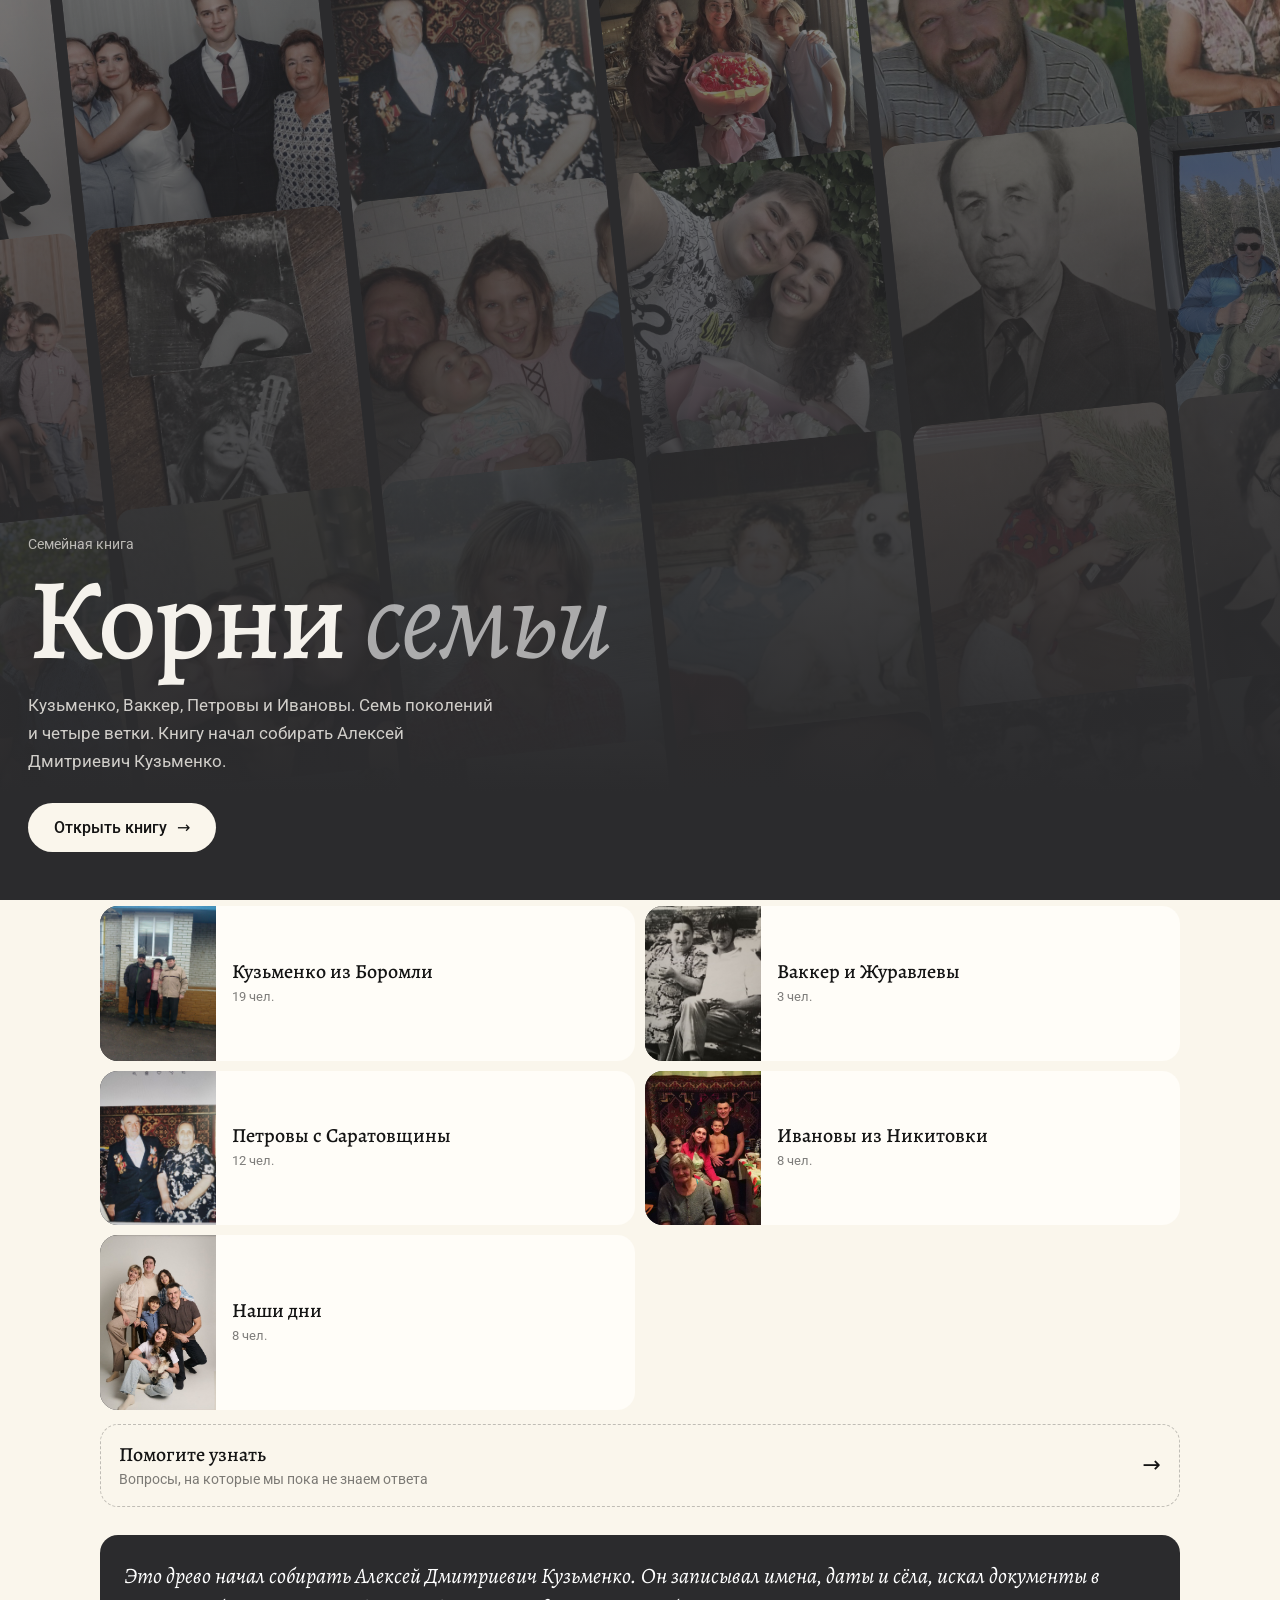
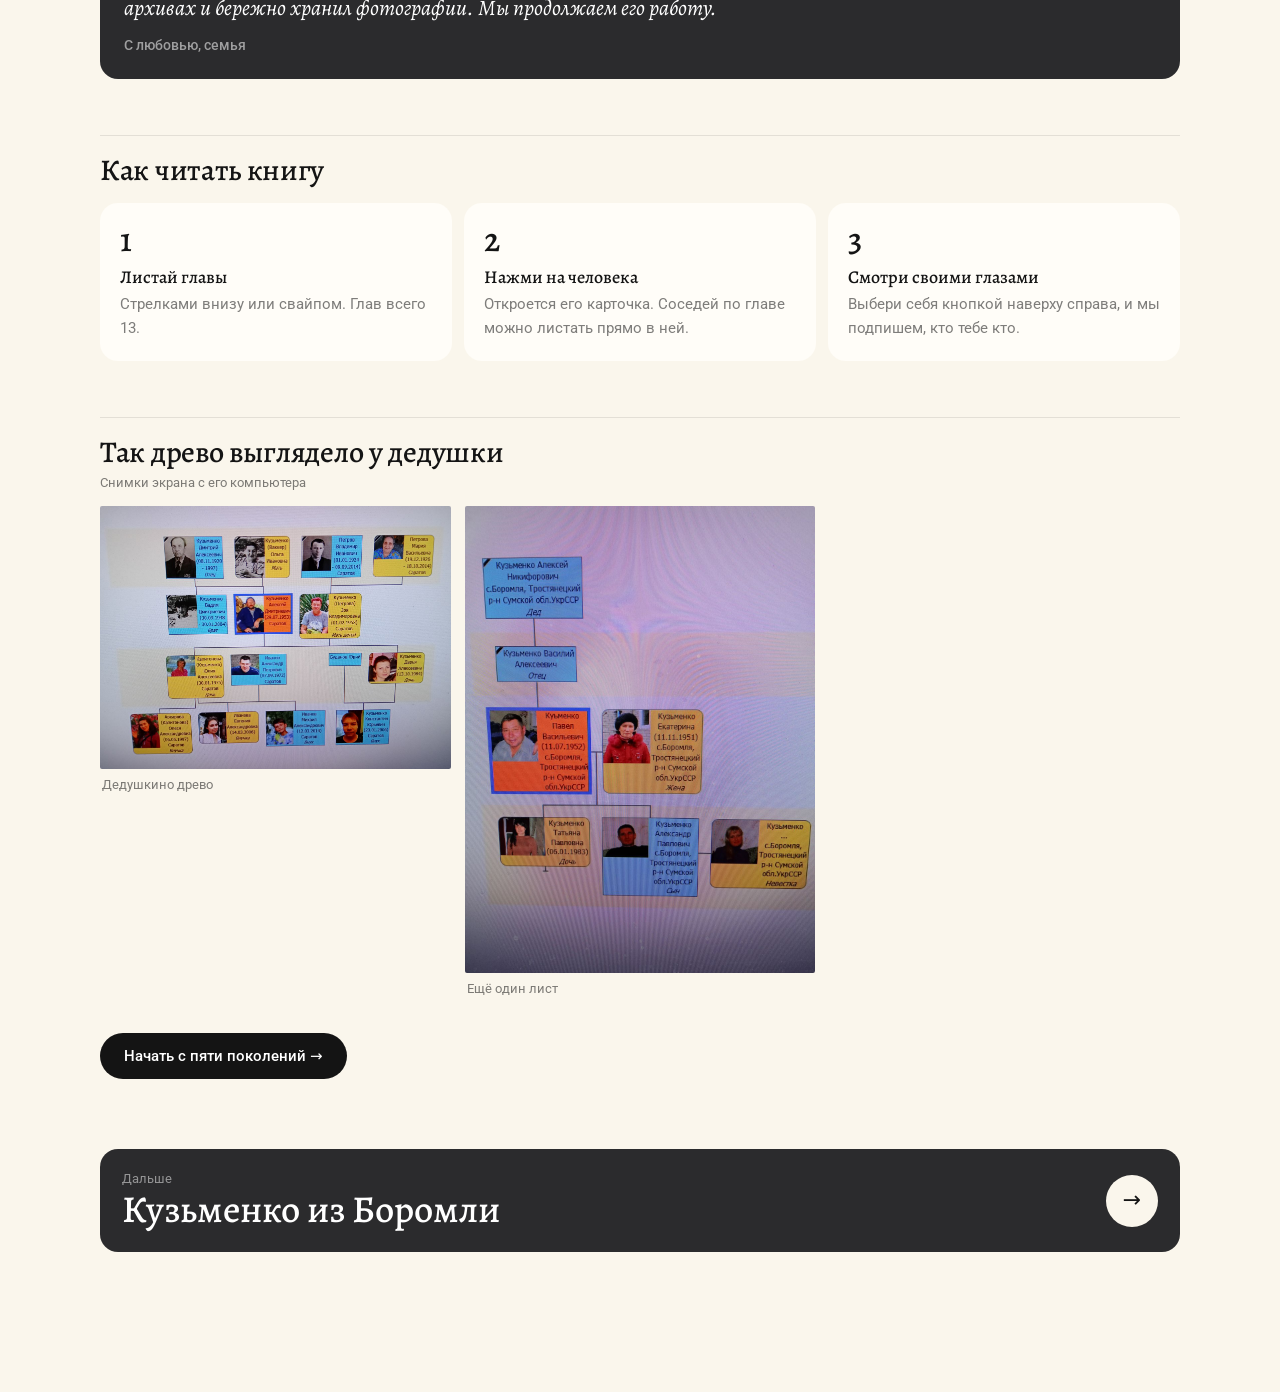
<file: index.html>
<!DOCTYPE html>
<html lang="ru">
<head>
<meta charset="utf-8">
<meta name="viewport" content="width=device-width, initial-scale=1, viewport-fit=cover">
<title>Корни семьи Олеси</title>
<link rel="preconnect" href="https://fonts.googleapis.com">
<link href="https://fonts.googleapis.com/css2?family=Alegreya:ital,wght@0,400;0,500;0,700;1,400;1,500&family=Roboto:wght@300;400;500&display=swap" rel="stylesheet">
<link rel="stylesheet" href="css/book.css">
</head>
<body>

<div id="cover">
  <div class="mosaic" id="mosaic"></div>
  <div class="cvx">
    <div class="k">Семейная книга</div>
    <h1>Корни <em>семьи</em></h1>
    <p>Кузьменко, Ваккер, Петровы и Ивановы. Семь поколений и четыре ветки. Книгу начал собирать Алексей Дмитриевич Кузьменко.</p>
    <button class="cta" id="openBook">Открыть книгу <span aria-hidden="true">→</span></button>
  </div>
</div>

<div id="who" class="hide"><div class="whobox">
  <div class="k">Перед тем как начать</div>
  <h2>Кто ты в этой семье?</h2>
  <p>Выбери себя. Тогда у каждого человека в книге будет подписано, кем он тебе приходится.</p>
  <div class="wg" id="wg"></div>
  <button class="guest more" id="wmore">Ещё родственники ↓</button>
  <div class="wg hide" id="wg2"></div>
  <button class="guest" id="guest">Я в гостях, просто посмотреть</button>
</div></div>

<div class="bar">
  <button class="logo" id="toCover">Корни<em>.</em></button>
  <button class="pill" id="btnCh"><svg viewBox="0 0 24 24" fill="none" stroke="currentColor" stroke-width="2"><path d="M4 6h16M4 12h16M4 18h10"/></svg><span class="lbl">Главы</span></button>
  <button class="pill" id="btnWall"><svg viewBox="0 0 24 24" fill="none" stroke="currentColor" stroke-width="2"><circle cx="12" cy="5" r="2.5"/><circle cx="6" cy="19" r="2.5"/><circle cx="18" cy="19" r="2.5"/><path d="M12 7.5v5M6 16.5v-4h12v4"/></svg><span class="lbl">Древо</span></button>
  <nav class="navd" id="navd"><button data-tab="book">Главы</button><button data-tab="tree">Древо</button><button data-tab="time">Хроника</button><button data-tab="map">Места</button><button data-tab="arch">Архив</button></nav><button class="pill me" id="btnMe"></button>
</div>
<div class="prog"><i id="progI"></i></div>

<main id="book"><article class="pg" id="pg"></article></main>

<nav class="pager"><button id="prev"><span aria-hidden="true">←</span><span class="pt"></span></button><div class="cnt" id="cnt"></div><button id="next"><span class="pt"></span><span aria-hidden="true">→</span></button></nav>

<nav class="tabs" id="tabs"><button data-tab="book"><svg viewBox="0 0 24 24" fill="none" stroke="currentColor" stroke-width="1.8" stroke-linecap="round" stroke-linejoin="round"><path d="M4 5.5A2.5 2.5 0 0 1 6.5 3H20v15H6.5A2.5 2.5 0 0 0 4 20.5zM4 20.5A2.5 2.5 0 0 0 6.5 21H20"/></svg>Главы</button><button data-tab="tree"><svg viewBox="0 0 24 24" fill="none" stroke="currentColor" stroke-width="1.8" stroke-linecap="round" stroke-linejoin="round"><circle cx="12" cy="5" r="2.5"/><circle cx="6" cy="19" r="2.5"/><circle cx="18" cy="19" r="2.5"/><path d="M12 7.5v5M6 16.5v-4h12v4"/></svg>Древо</button><button data-tab="time"><svg viewBox="0 0 24 24" fill="none" stroke="currentColor" stroke-width="1.8" stroke-linecap="round" stroke-linejoin="round"><circle cx="12" cy="12" r="9"/><path d="M12 7v5l3 2"/></svg>Хроника</button><button data-tab="map"><svg viewBox="0 0 24 24" fill="none" stroke="currentColor" stroke-width="1.8" stroke-linecap="round" stroke-linejoin="round"><path d="M12 21s-7-6.2-7-11.5A7 7 0 0 1 19 9.5C19 14.8 12 21 12 21z"/><circle cx="12" cy="9.5" r="2.5"/></svg>Места</button><button data-tab="arch"><svg viewBox="0 0 24 24" fill="none" stroke="currentColor" stroke-width="1.8" stroke-linecap="round" stroke-linejoin="round"><rect x="3" y="5" width="18" height="14" rx="2"/><circle cx="9" cy="11" r="2"/><path d="M21 16l-5-5-8 8"/></svg>Архив</button></nav>
<div id="chs"><div class="chl" id="chl"></div></div>

<div id="ov"><div class="ovp" id="ovp">
  <div class="ovh"><button class="ib" id="ovPrev" aria-label="Предыдущий"><svg viewBox="0 0 24 24" fill="none" stroke="currentColor" stroke-width="2"><path d="M15 18l-6-6 6-6"/></svg></button><button class="ib" id="ovNext" aria-label="Следующий"><svg viewBox="0 0 24 24" fill="none" stroke="currentColor" stroke-width="2"><path d="M9 6l6 6-6 6"/></svg></button><div class="t" id="ovT"></div><button class="ib" id="ovX" aria-label="Закрыть"><svg viewBox="0 0 24 24" fill="none" stroke="currentColor" stroke-width="2"><path d="M6 6l12 12M18 6L6 18"/></svg></button></div>
  <div class="ovb" id="ovb"></div>
</div></div>

<div id="lb"><span class="lbc" id="lbC"></span><button class="lbn p" id="lbPv" aria-label="Назад">←</button><button class="lbn n" id="lbNx" aria-label="Дальше">→</button><button class="ib" id="lbX" aria-label="Закрыть"><svg viewBox="0 0 24 24" fill="none" stroke="currentColor" stroke-width="2"><path d="M6 6l12 12M18 6L6 18"/></svg></button><img id="lbI" alt=""><video id="lbV" controls playsinline class="hide"></video><p id="lbP"></p></div>

<div id="wall" class="hide">
  <div class="canvas" id="canvas"><div id="world"><svg id="lines"></svg></div></div>
  <div id="focus" class="hide"></div>
  <div class="wtop"><div class="seg wseg"><button data-wm="f">Родные рядом</button><button data-wm="a">Всё древо</button></div><button class="pill" id="wallClose">✕ Закрыть</button></div>
  <div class="wz"><button id="zi" aria-label="Приблизить">+</button><button id="zo" aria-label="Отдалить">−</button><button id="zc" class="lab">Я</button><button id="zf" class="lab">Всё</button></div>
</div>
<div class="toast" id="toast"></div>

<script src="js/data.js"></script>
<script src="js/tree.js"></script>
<script src="js/media.js"></script>
<script src="js/app.js"></script>
</body>
</html>
</file>
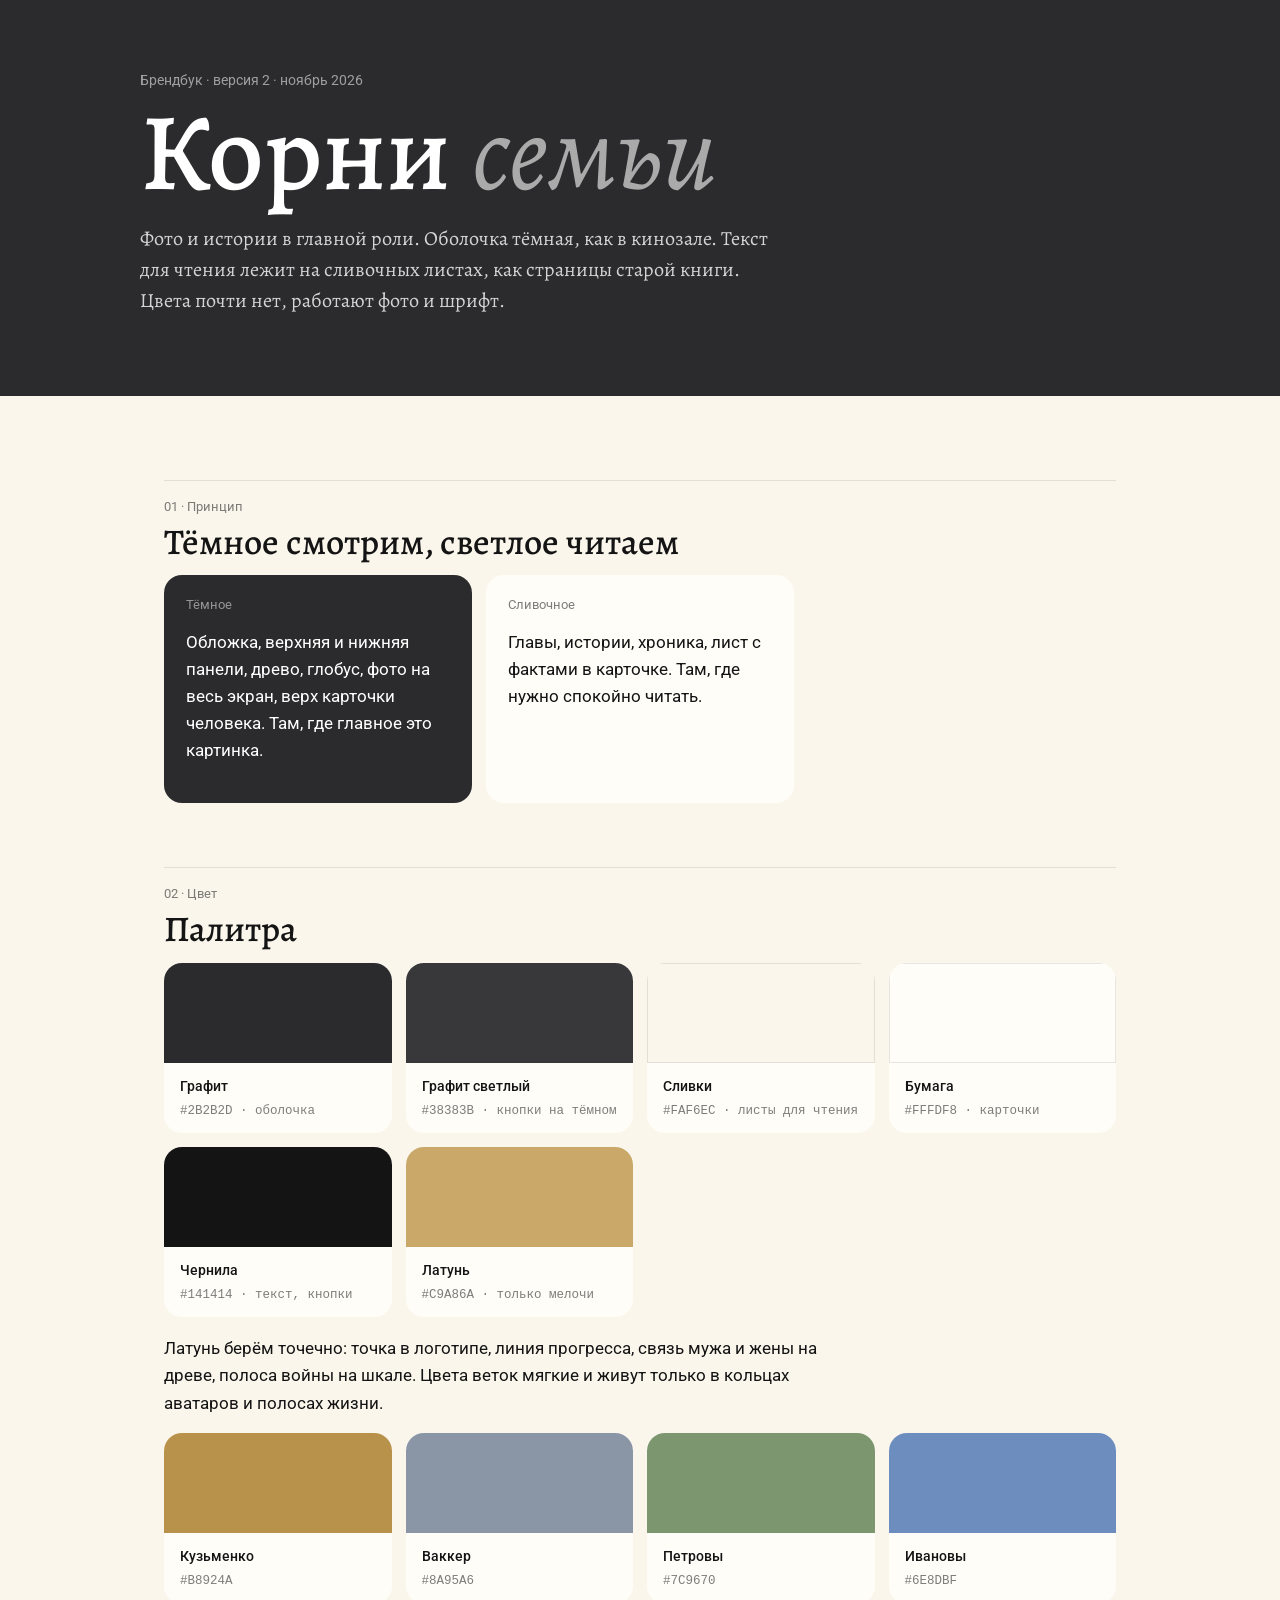
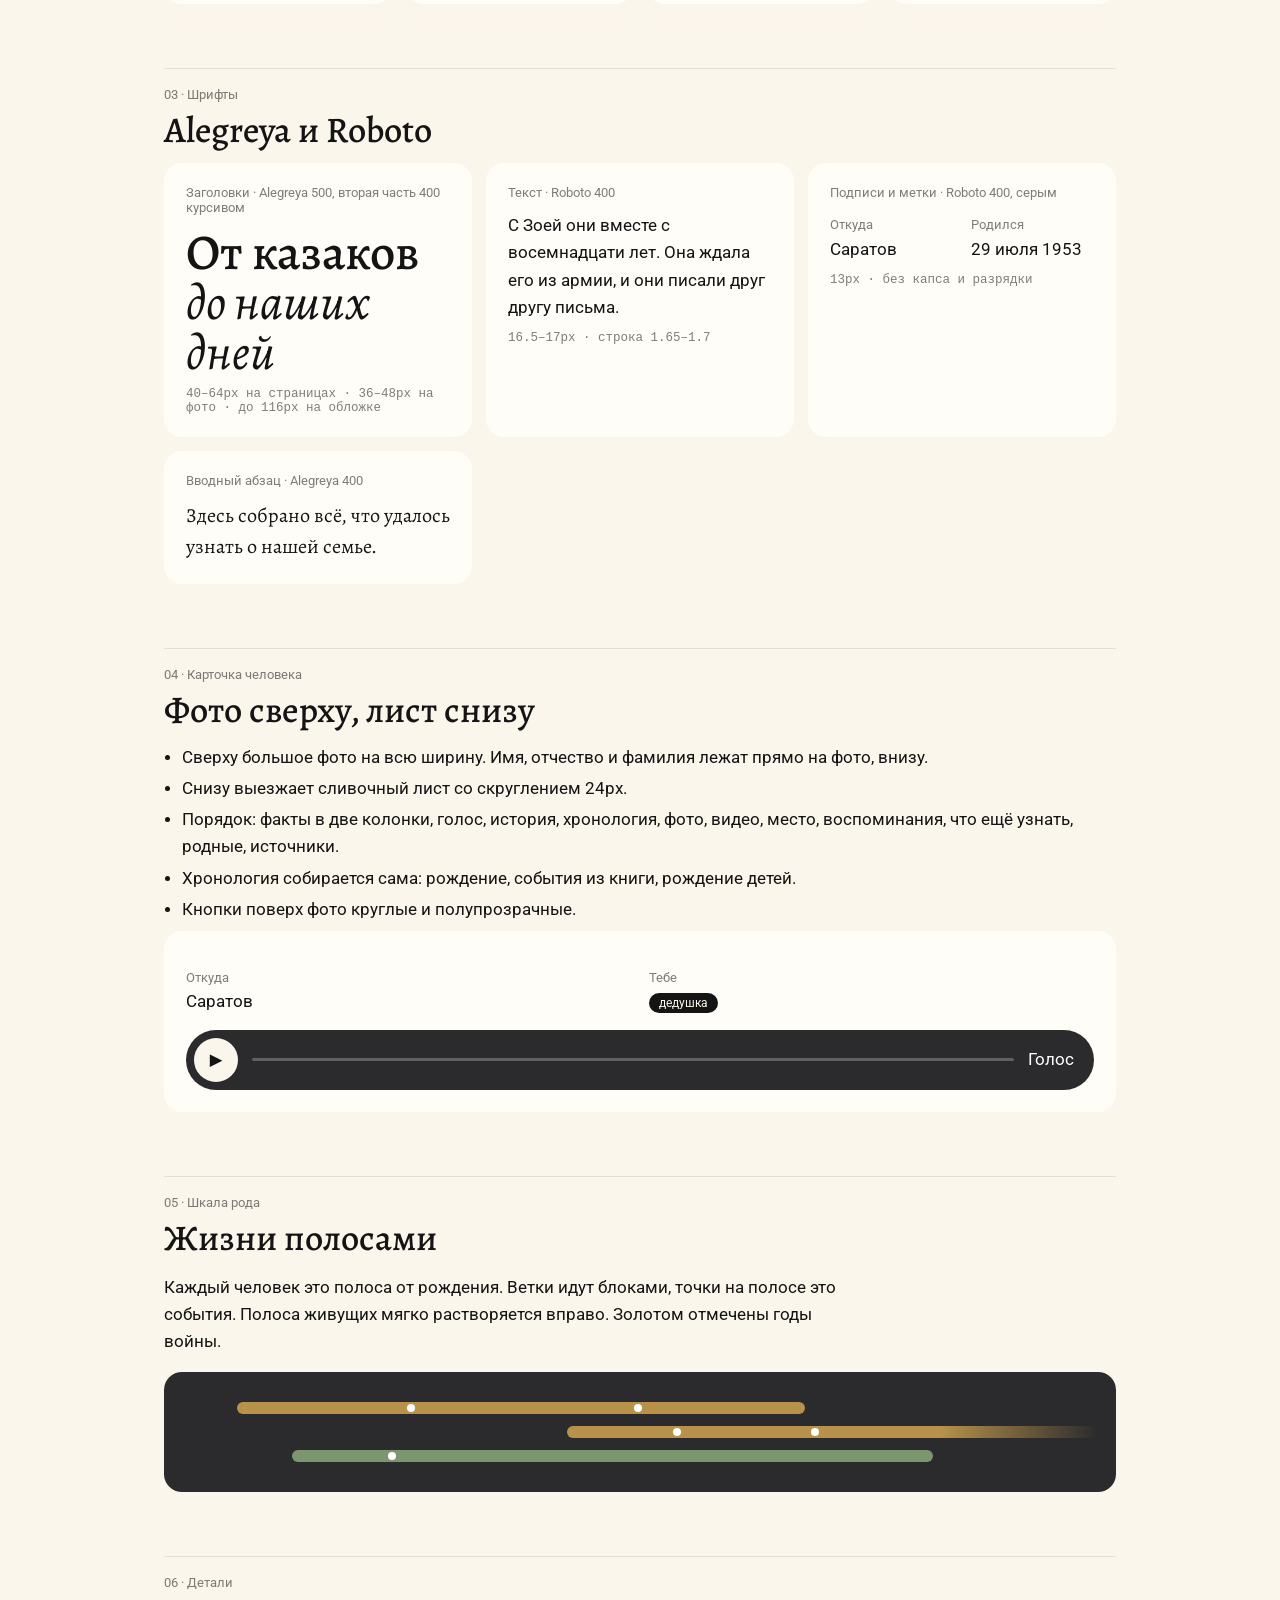
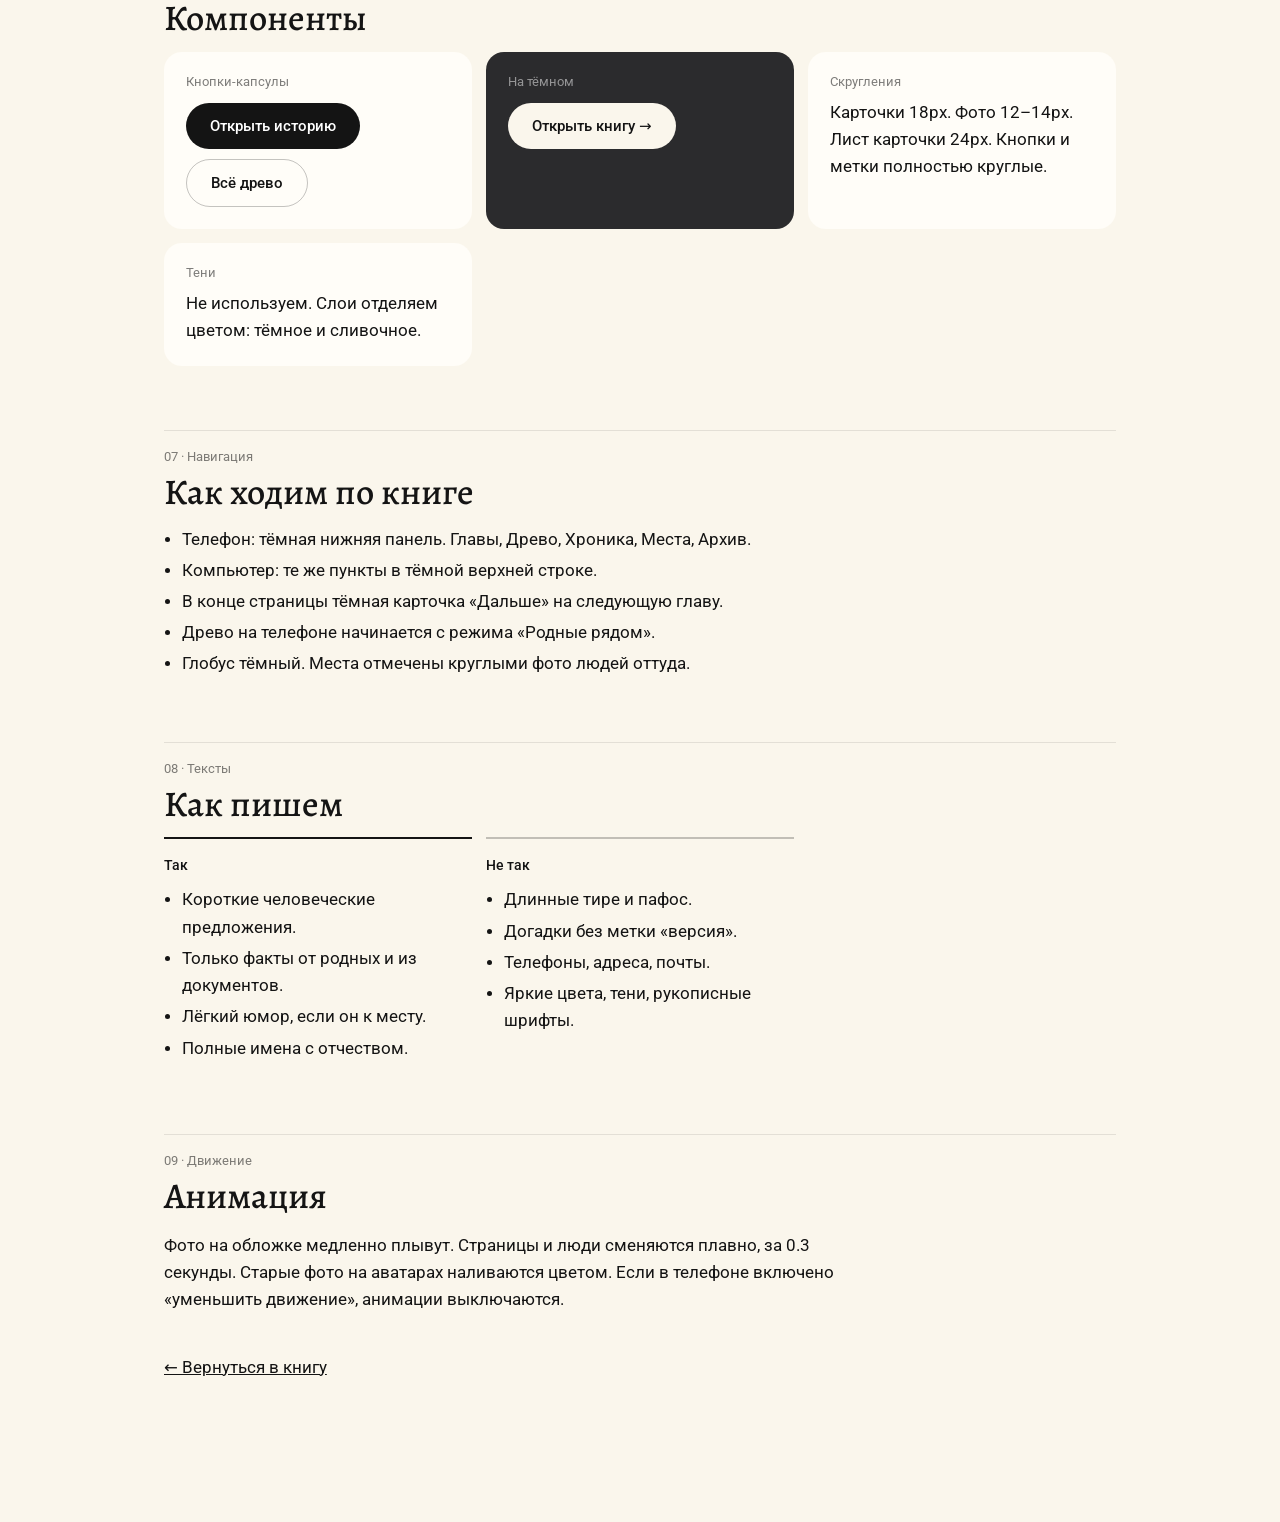
<file: brand/index.html>
<!DOCTYPE html>
<html lang="ru">
<head>
<meta charset="utf-8">
<meta name="viewport" content="width=device-width, initial-scale=1">
<title>Брендбук · Корни семьи</title>
<link rel="preconnect" href="https://fonts.googleapis.com">
<link href="https://fonts.googleapis.com/css2?family=Alegreya:ital,wght@0,400;0,500;1,400&family=Roboto:wght@300;400;500&display=swap" rel="stylesheet">
<style>
:root{--bg:#FAF6EC;--card:#FFFDF8;--ink:#141414;--muted:rgba(20,20,20,.55);--line:rgba(20,20,20,.1);--soft:#F1ECE0;--dk:#2B2B2D;--dk2:#38383B;--gold:#C9A86A;
 --serif:"Alegreya",Georgia,serif;--sans:"Roboto",system-ui,sans-serif}
*{box-sizing:border-box}
body{margin:0;background:var(--bg);color:var(--ink);font:16.5px/1.65 var(--sans);-webkit-font-smoothing:antialiased}
.top{background:var(--dk);color:#fff;padding:72px 24px 80px}
.top .in,main{max-width:1000px;margin:0 auto}
main{padding:20px 24px 100px}
.k{font:400 14px var(--sans);color:rgba(255,255,255,.55)}
h1{font:500 clamp(56px,11vw,110px)/.95 var(--serif);margin:12px 0 18px}
h1 em{font-weight:400;color:rgba(255,255,255,.6)}
.top p{font:400 20px/1.55 var(--serif);color:rgba(255,255,255,.8);max-width:640px;margin:0}
h2{font:500 36px/1.1 var(--serif);margin:64px 0 14px;padding-top:18px;border-top:1px solid var(--line)}
h2 small{display:block;font:400 13px var(--sans);color:var(--muted);margin-bottom:8px}
p{max-width:680px}
.grid{display:grid;gap:14px}.c3{grid-template-columns:repeat(auto-fill,minmax(220px,1fr))}.c2{grid-template-columns:repeat(auto-fill,minmax(300px,1fr))}
.sw{border-radius:18px;overflow:hidden;background:var(--card)}
.sw i{display:block;height:100px}
.sw div{padding:12px 16px;font-size:14px}.sw b{display:block;font-weight:500}.sw code{font:400 12.5px ui-monospace,Menlo,monospace;color:var(--muted)}
.box{border-radius:18px;background:var(--card);padding:22px}
.box.d{background:var(--dk);color:#fff}
.lbl{font:400 13px var(--sans);color:var(--muted)}.box.d .lbl{color:rgba(255,255,255,.5)}
.spec{font:400 12.5px ui-monospace,Menlo,monospace;color:var(--muted);margin-top:10px}
.btn{display:inline-flex;align-items:center;gap:8px;border-radius:999px;background:var(--ink);color:#fff;font:500 15px var(--sans);padding:14px 24px}
.btn.g{background:none;color:var(--ink);border:1px solid rgba(20,20,20,.25)}
.btn.c{background:var(--bg);color:var(--ink)}
.tag{display:inline-flex;font:400 12px var(--sans);border-radius:999px;padding:3px 10px;background:var(--soft)}.tag.r{background:var(--ink);color:var(--bg)}
.player{display:flex;align-items:center;gap:14px;background:var(--dk);color:#fff;border-radius:999px;padding:8px 20px 8px 8px;margin-top:14px}
.player i{width:44px;height:44px;border-radius:50%;background:var(--bg);color:var(--ink);display:grid;place-items:center;font-style:normal}
.player span{flex:1;height:3px;border-radius:3px;background:rgba(255,255,255,.25)}
.f{display:grid;grid-template-columns:1fr 1fr;gap:12px 18px;margin-top:14px}.f small{display:block;color:var(--muted);font-size:13px}
.lines{background:var(--dk);border-radius:18px;padding:18px;margin-top:14px}
.lines div{height:12px;border-radius:999px;margin:12px 0;position:relative}
.lines b{position:absolute;top:2px;width:8px;height:8px;border-radius:50%;background:#fff}
.do,.dont{border-top:2px solid var(--ink);padding-top:12px}.dont{border-color:rgba(20,20,20,.25)}
.do b,.dont b{font:500 14px var(--sans)}
ul{padding-left:18px;margin:8px 0}li{margin:4px 0}
a{color:var(--ink)}
</style>
</head>
<body>
<div class="top"><div class="in">
<div class="k">Брендбук · версия 2 · ноябрь 2026</div>
<h1>Корни <em>семьи</em></h1>
<p>Фото и истории в главной роли. Оболочка тёмная, как в кинозале. Текст для чтения лежит на сливочных листах, как страницы старой книги. Цвета почти нет, работают фото и шрифт.</p>
</div></div>
<main>

<h2><small>01 · Принцип</small>Тёмное смотрим, светлое читаем</h2>
<div class="grid c2">
 <div class="box d"><div class="lbl">Тёмное</div><p>Обложка, верхняя и нижняя панели, древо, глобус, фото на весь экран, верх карточки человека. Там, где главное это картинка.</p></div>
 <div class="box"><div class="lbl">Сливочное</div><p>Главы, истории, хроника, лист с фактами в карточке. Там, где нужно спокойно читать.</p></div>
</div>

<h2><small>02 · Цвет</small>Палитра</h2>
<div class="grid c3">
 <div class="sw"><i style="background:#2B2B2D"></i><div><b>Графит</b><code>#2B2B2D · оболочка</code></div></div>
 <div class="sw"><i style="background:#38383B"></i><div><b>Графит светлый</b><code>#38383B · кнопки на тёмном</code></div></div>
 <div class="sw"><i style="background:#FAF6EC;box-shadow:inset 0 0 0 1px var(--line)"></i><div><b>Сливки</b><code>#FAF6EC · листы для чтения</code></div></div>
 <div class="sw"><i style="background:#FFFDF8;box-shadow:inset 0 0 0 1px var(--line)"></i><div><b>Бумага</b><code>#FFFDF8 · карточки</code></div></div>
 <div class="sw"><i style="background:#141414"></i><div><b>Чернила</b><code>#141414 · текст, кнопки</code></div></div>
 <div class="sw"><i style="background:#C9A86A"></i><div><b>Латунь</b><code>#C9A86A · только мелочи</code></div></div>
</div>
<p style="margin-top:18px">Латунь берём точечно: точка в логотипе, линия прогресса, связь мужа и жены на древе, полоса войны на шкале. Цвета веток мягкие и живут только в кольцах аватаров и полосах жизни.</p>
<div class="grid c3">
 <div class="sw"><i style="background:#B8924A"></i><div><b>Кузьменко</b><code>#B8924A</code></div></div>
 <div class="sw"><i style="background:#8A95A6"></i><div><b>Ваккер</b><code>#8A95A6</code></div></div>
 <div class="sw"><i style="background:#7C9670"></i><div><b>Петровы</b><code>#7C9670</code></div></div>
 <div class="sw"><i style="background:#6E8DBF"></i><div><b>Ивановы</b><code>#6E8DBF</code></div></div>
</div>

<h2><small>03 · Шрифты</small>Alegreya и Roboto</h2>
<div class="grid c2">
 <div class="box"><div class="lbl">Заголовки · Alegreya 500, вторая часть 400 курсивом</div><div style="font:500 50px/1 var(--serif);margin-top:12px">От казаков <i style="font-weight:400">до наших дней</i></div><div class="spec">40–64px на страницах · 36–48px на фото · до 116px на обложке</div></div>
 <div class="box"><div class="lbl">Текст · Roboto 400</div><p style="margin:12px 0 0">С Зоей они вместе с восемнадцати лет. Она ждала его из армии, и они писали друг другу письма.</p><div class="spec">16.5–17px · строка 1.65–1.7</div></div>
 <div class="box"><div class="lbl">Подписи и метки · Roboto 400, серым</div><div class="f"><div><small>Откуда</small>Саратов</div><div><small>Родился</small>29 июля 1953</div></div><div class="spec">13px · без капса и разрядки</div></div>
 <div class="box"><div class="lbl">Вводный абзац · Alegreya 400</div><p style="font:400 20px/1.55 var(--serif);margin:12px 0 0">Здесь собрано всё, что удалось узнать о нашей семье.</p></div>
</div>

<h2><small>04 · Карточка человека</small>Фото сверху, лист снизу</h2>
<ul>
 <li>Сверху большое фото на всю ширину. Имя, отчество и фамилия лежат прямо на фото, внизу.</li>
 <li>Снизу выезжает сливочный лист со скруглением 24px.</li>
 <li>Порядок: факты в две колонки, голос, история, хронология, фото, видео, место, воспоминания, что ещё узнать, родные, источники.</li>
 <li>Хронология собирается сама: рождение, события из книги, рождение детей.</li>
 <li>Кнопки поверх фото круглые и полупрозрачные.</li>
</ul>
<div class="box"><div class="f"><div><small>Откуда</small>Саратов</div><div><small>Тебе</small><span class="tag r">дедушка</span></div></div><div class="player"><i>▶</i><span></span>Голос</div></div>

<h2><small>05 · Шкала рода</small>Жизни полосами</h2>
<p>Каждый человек это полоса от рождения. Ветки идут блоками, точки на полосе это события. Полоса живущих мягко растворяется вправо. Золотом отмечены годы войны.</p>
<div class="lines">
 <div style="background:#B8924A;width:62%;margin-left:6%"><b style="left:30%"></b><b style="left:70%"></b></div>
 <div style="background:linear-gradient(90deg,#B8924A 70%,transparent);width:58%;margin-left:42%"><b style="left:20%"></b><b style="left:46%"></b></div>
 <div style="background:#7C9670;width:70%;margin-left:12%"><b style="left:15%"></b></div>
</div>

<h2><small>06 · Детали</small>Компоненты</h2>
<div class="grid c2">
 <div class="box"><div class="lbl">Кнопки-капсулы</div><div style="display:flex;gap:10px;flex-wrap:wrap;margin-top:14px"><span class="btn">Открыть историю</span><span class="btn g">Всё древо</span></div></div>
 <div class="box d"><div class="lbl">На тёмном</div><div style="display:flex;gap:10px;flex-wrap:wrap;margin-top:14px"><span class="btn c">Открыть книгу →</span></div></div>
 <div class="box"><div class="lbl">Скругления</div><p style="margin:10px 0 0">Карточки 18px. Фото 12–14px. Лист карточки 24px. Кнопки и метки полностью круглые.</p></div>
 <div class="box"><div class="lbl">Тени</div><p style="margin:10px 0 0">Не используем. Слои отделяем цветом: тёмное и сливочное.</p></div>
</div>

<h2><small>07 · Навигация</small>Как ходим по книге</h2>
<ul>
 <li>Телефон: тёмная нижняя панель. Главы, Древо, Хроника, Места, Архив.</li>
 <li>Компьютер: те же пункты в тёмной верхней строке.</li>
 <li>В конце страницы тёмная карточка «Дальше» на следующую главу.</li>
 <li>Древо на телефоне начинается с режима «Родные рядом».</li>
 <li>Глобус тёмный. Места отмечены круглыми фото людей оттуда.</li>
</ul>

<h2><small>08 · Тексты</small>Как пишем</h2>
<div class="grid c2">
 <div class="do"><b>Так</b><ul><li>Короткие человеческие предложения.</li><li>Только факты от родных и из документов.</li><li>Лёгкий юмор, если он к месту.</li><li>Полные имена с отчеством.</li></ul></div>
 <div class="dont"><b>Не так</b><ul><li>Длинные тире и пафос.</li><li>Догадки без метки «версия».</li><li>Телефоны, адреса, почты.</li><li>Яркие цвета, тени, рукописные шрифты.</li></ul></div>
</div>

<h2><small>09 · Движение</small>Анимация</h2>
<p>Фото на обложке медленно плывут. Страницы и люди сменяются плавно, за 0.3 секунды. Старые фото на аватарах наливаются цветом. Если в телефоне включено «уменьшить движение», анимации выключаются.</p>
<p style="margin-top:40px"><a href="../">← Вернуться в книгу</a></p>
</main></body></html>
</file>
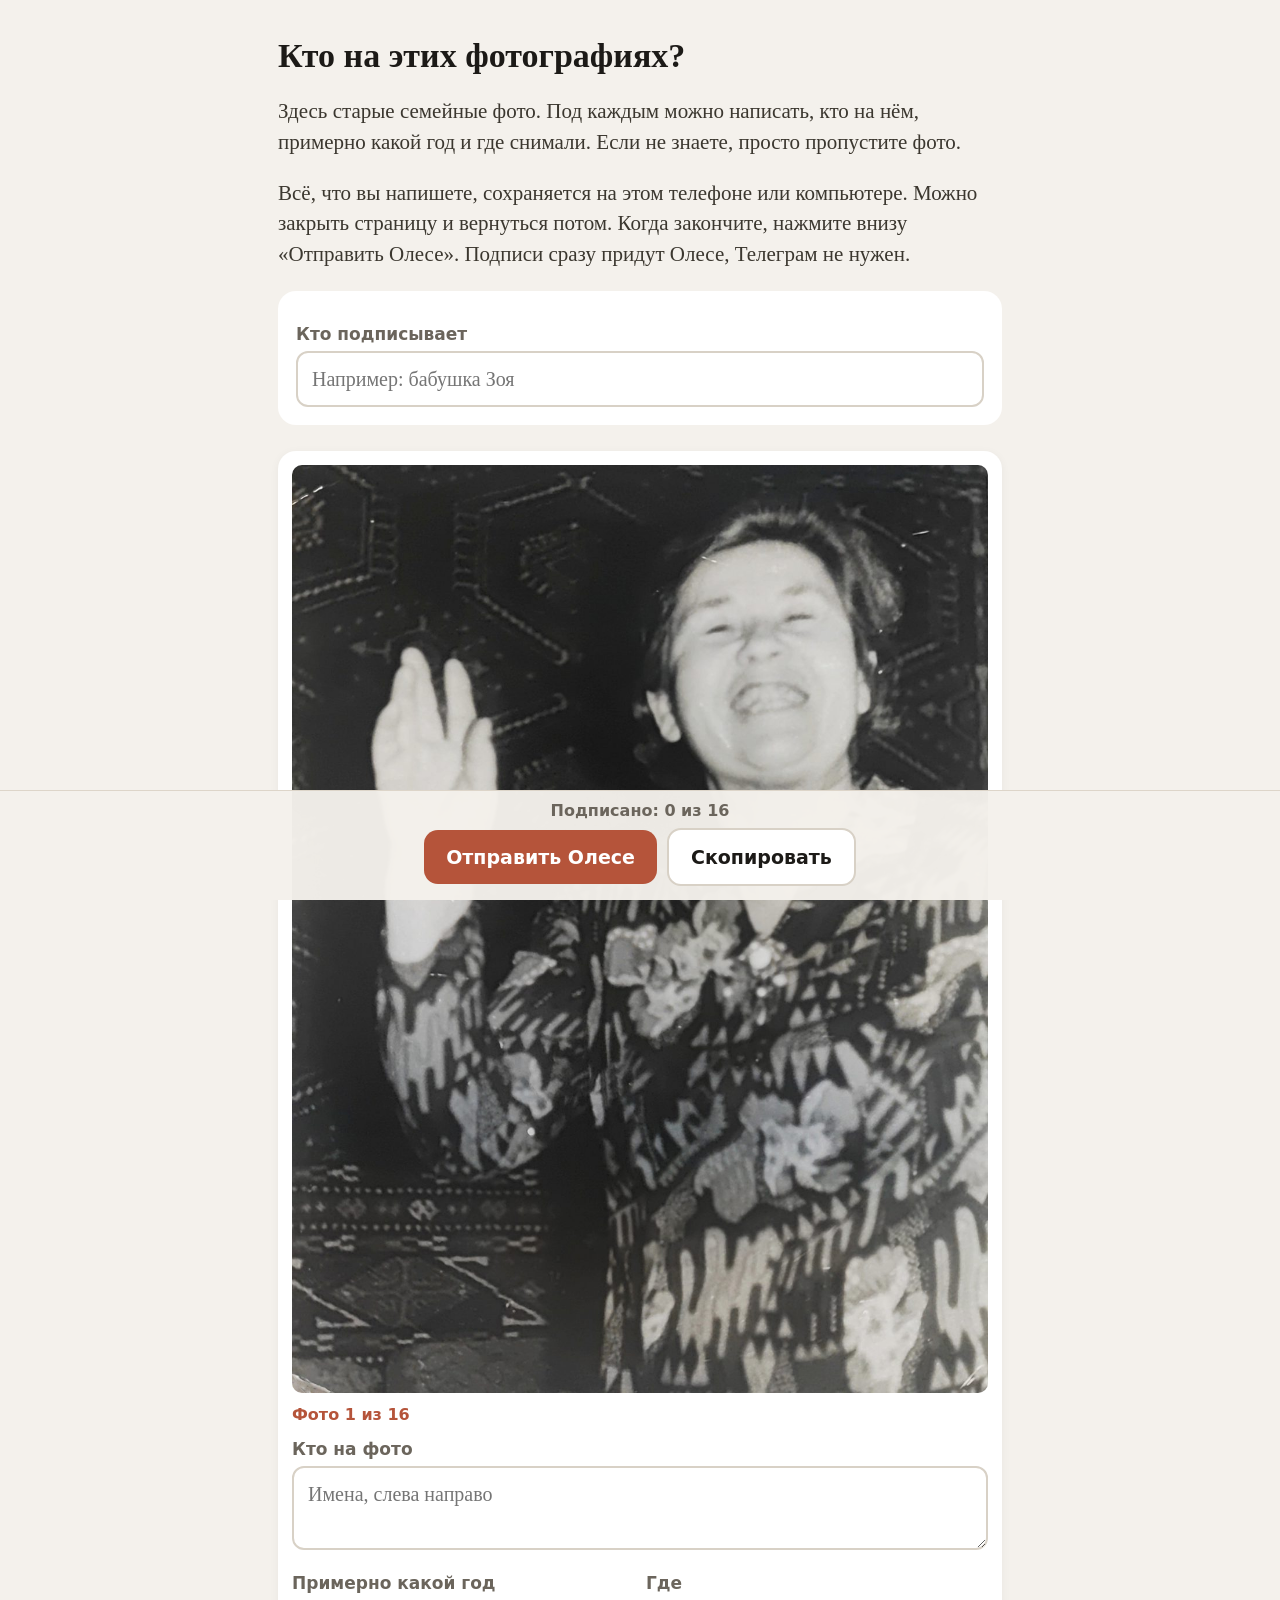
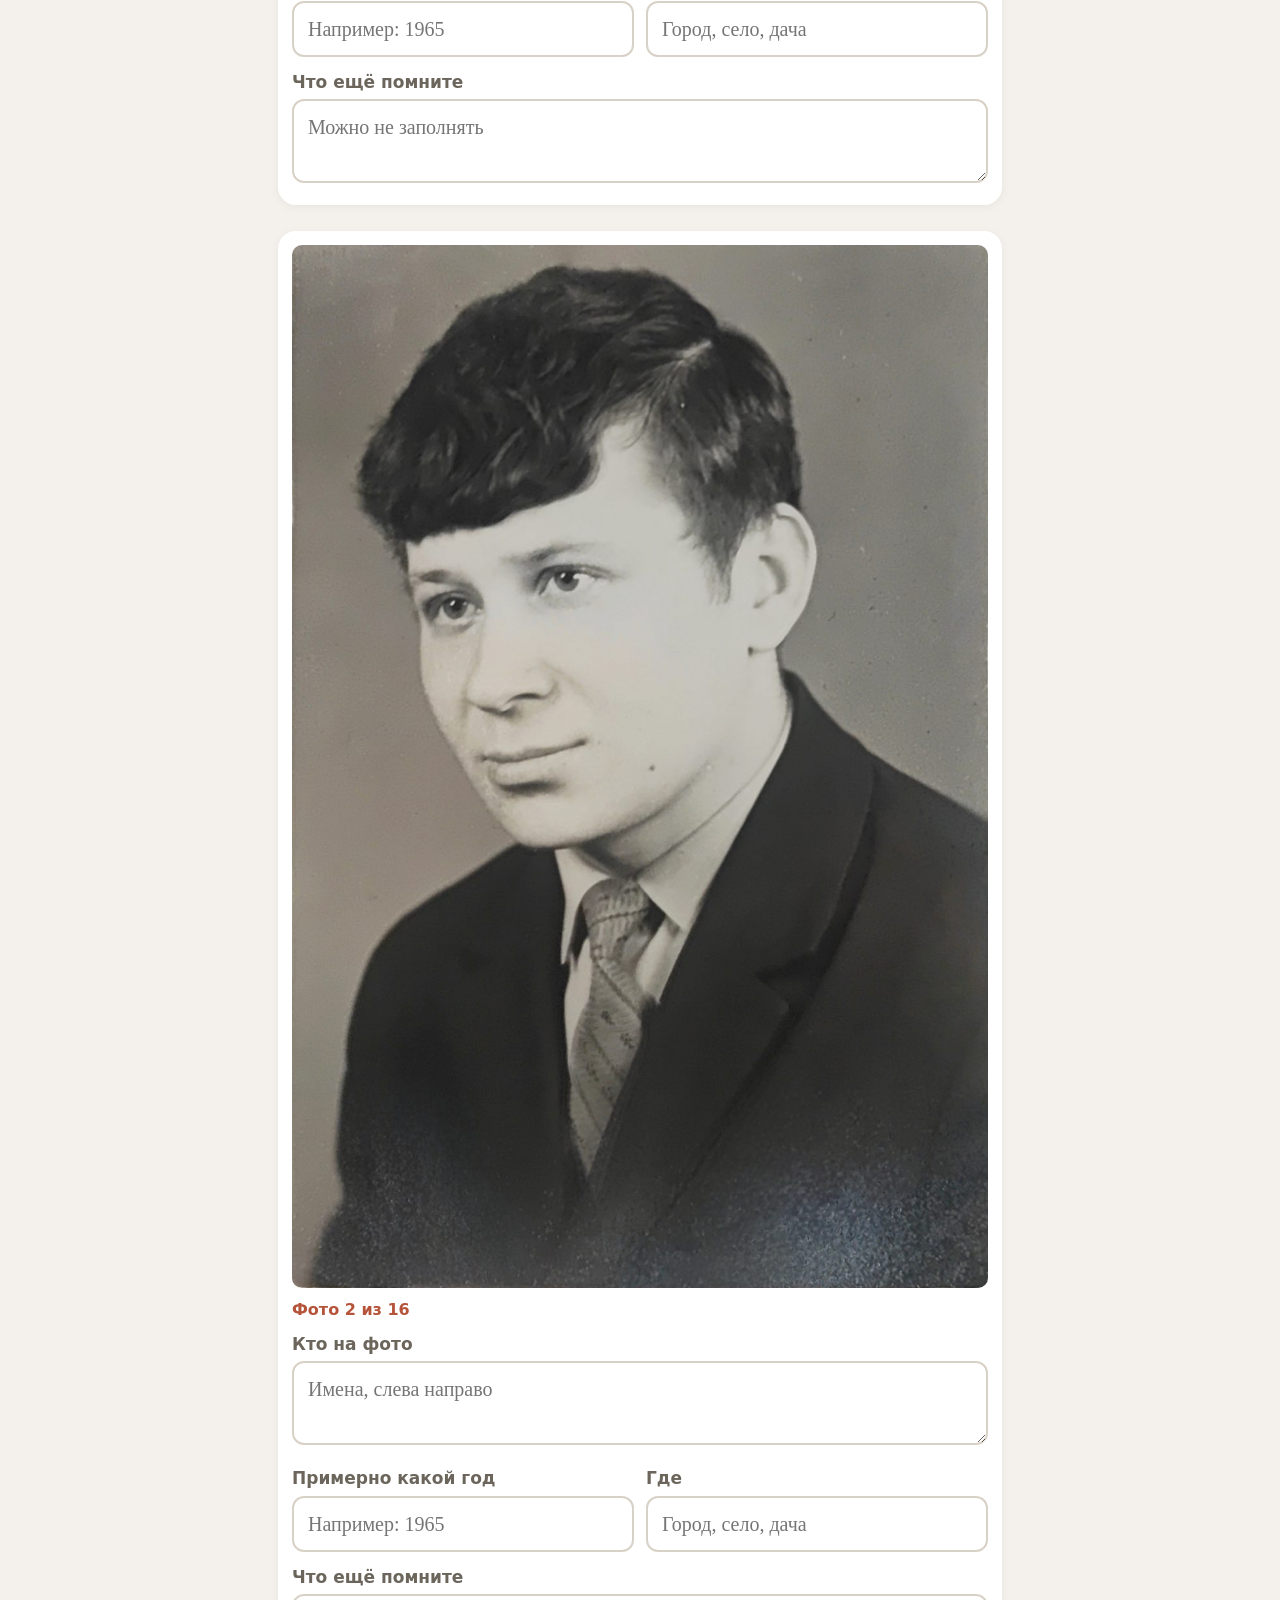
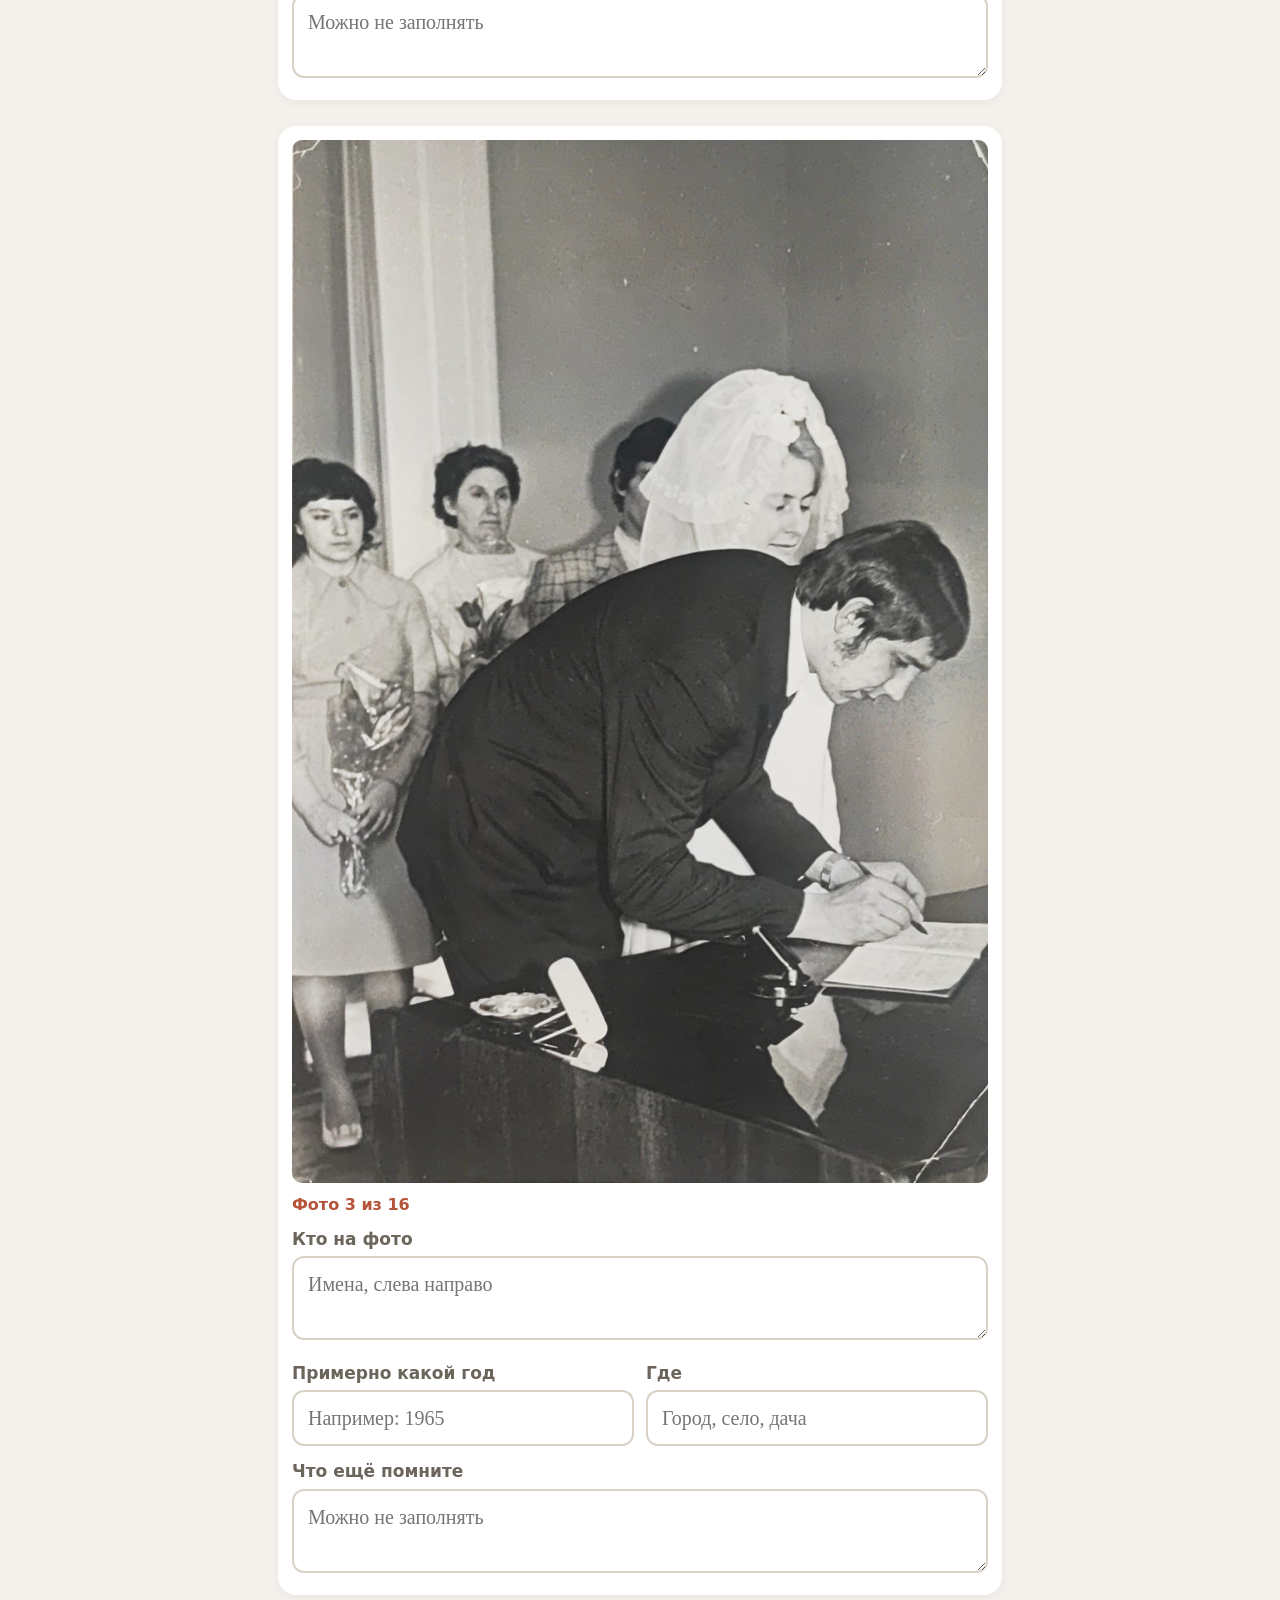
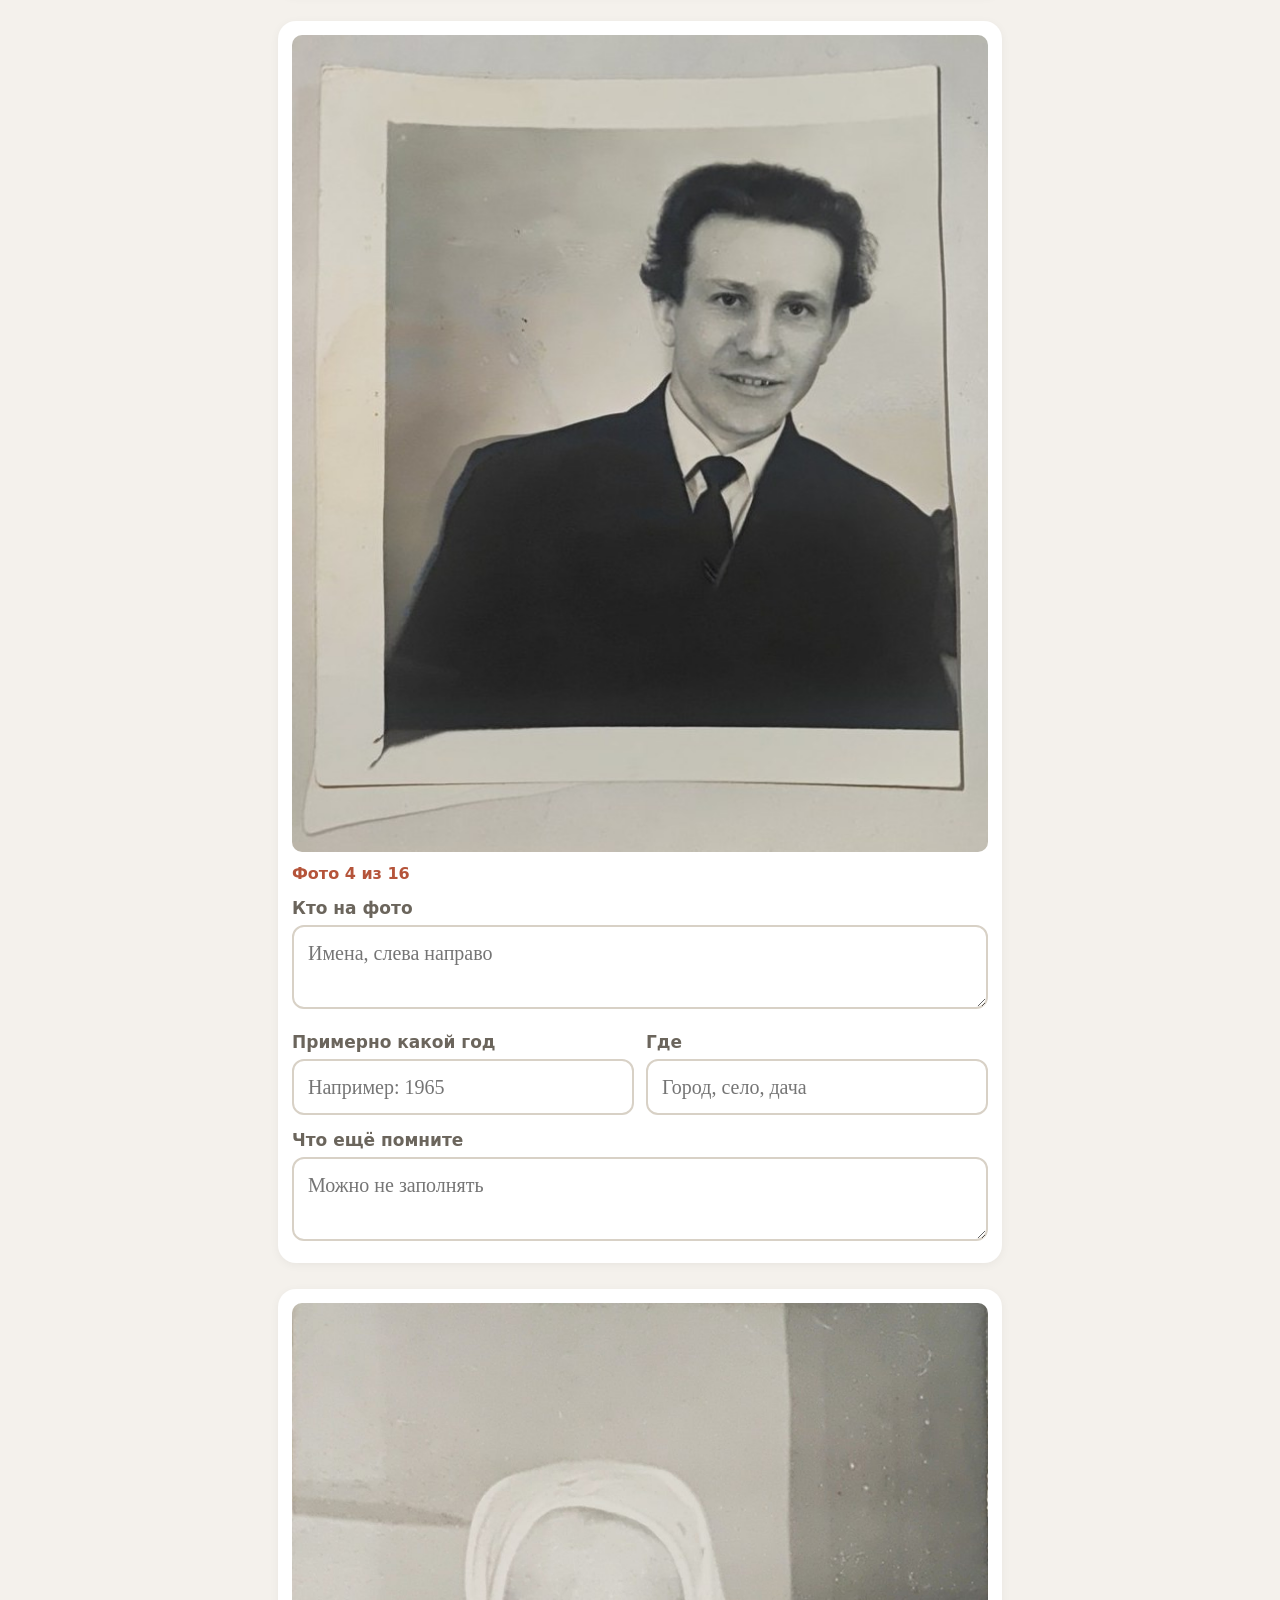
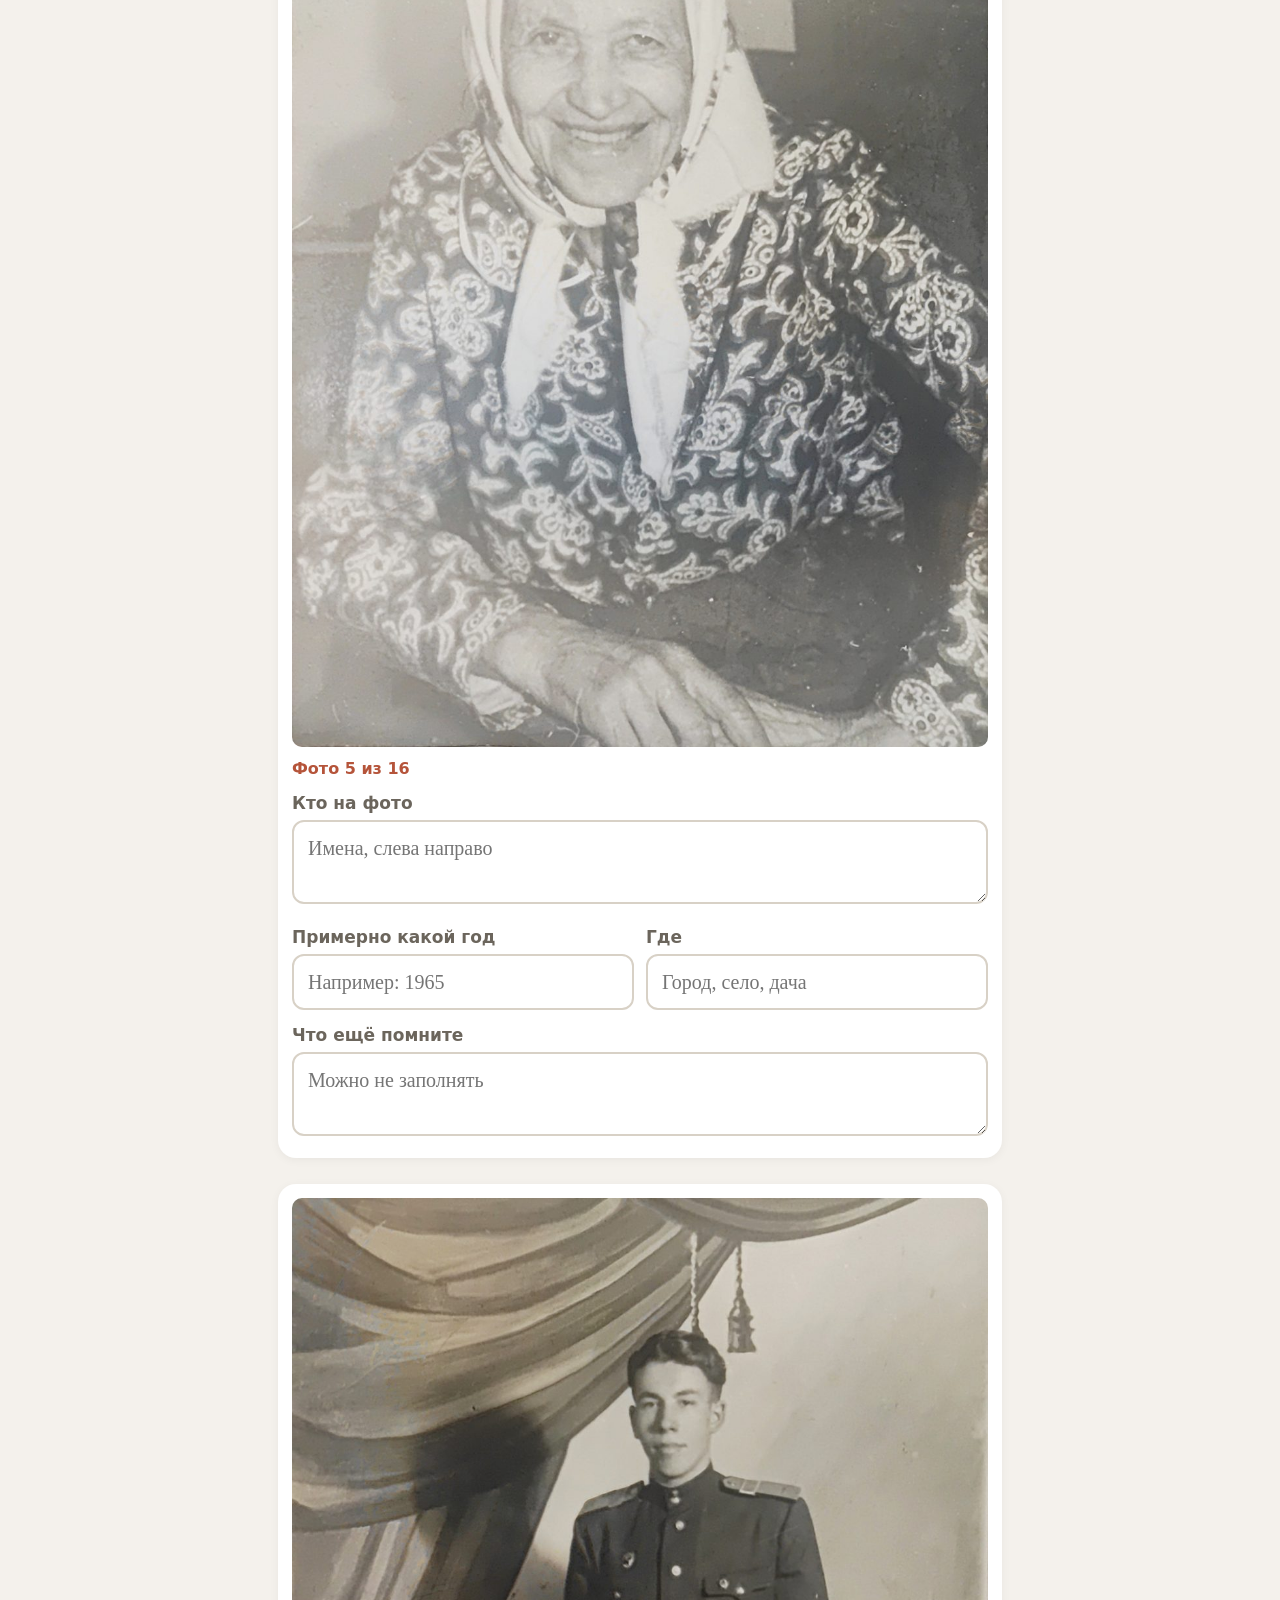
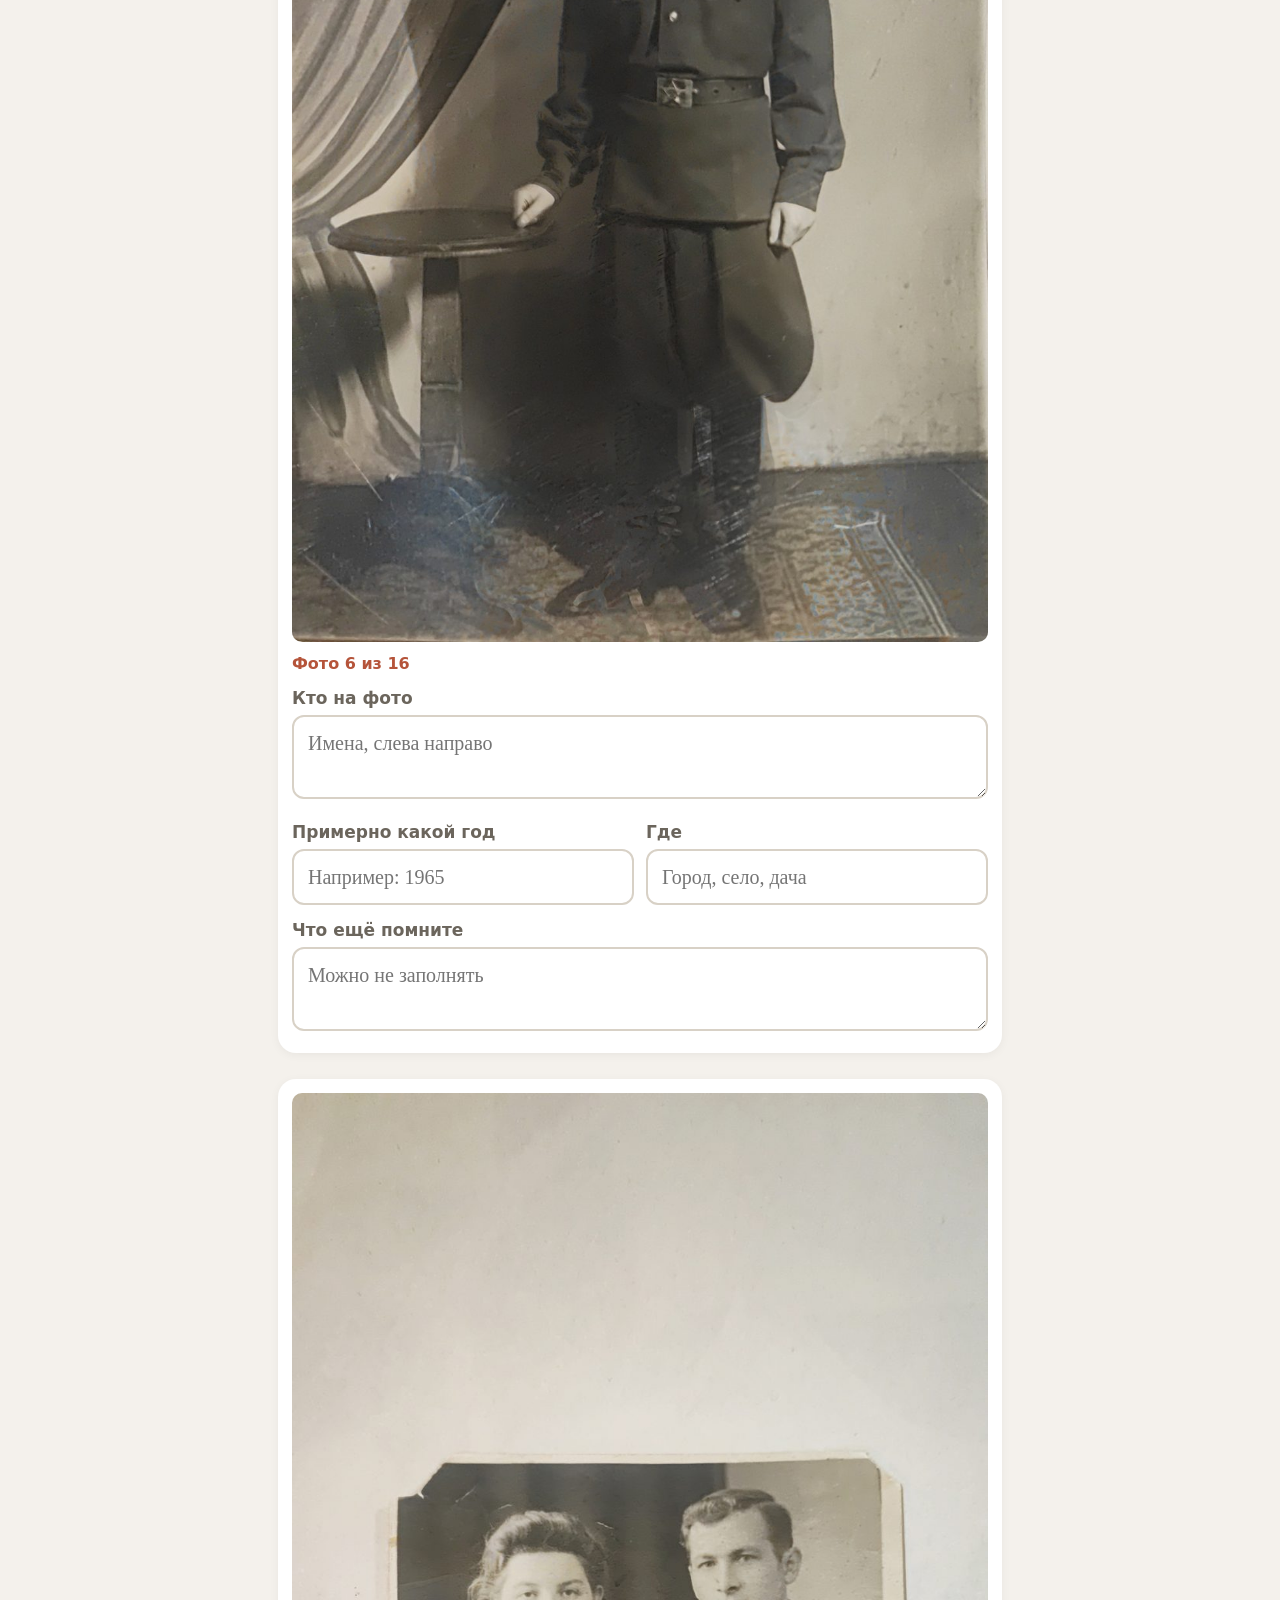
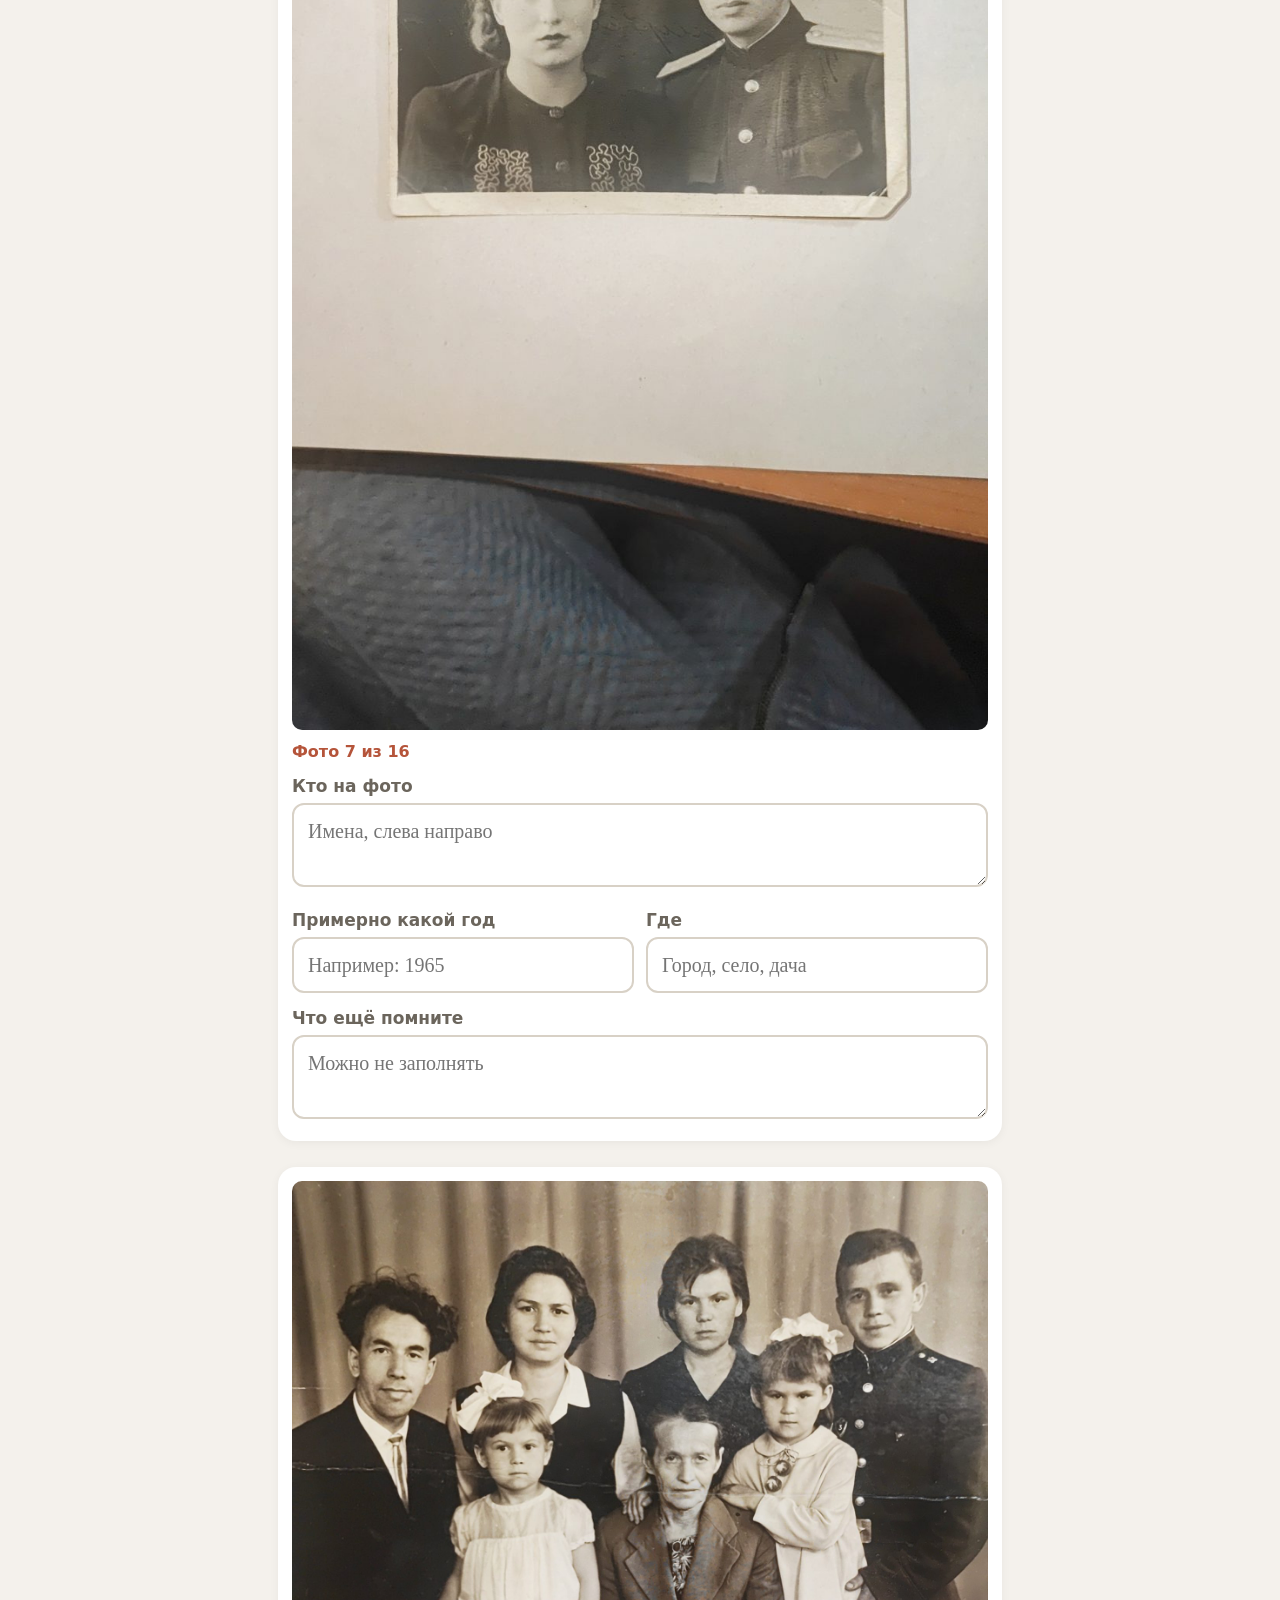
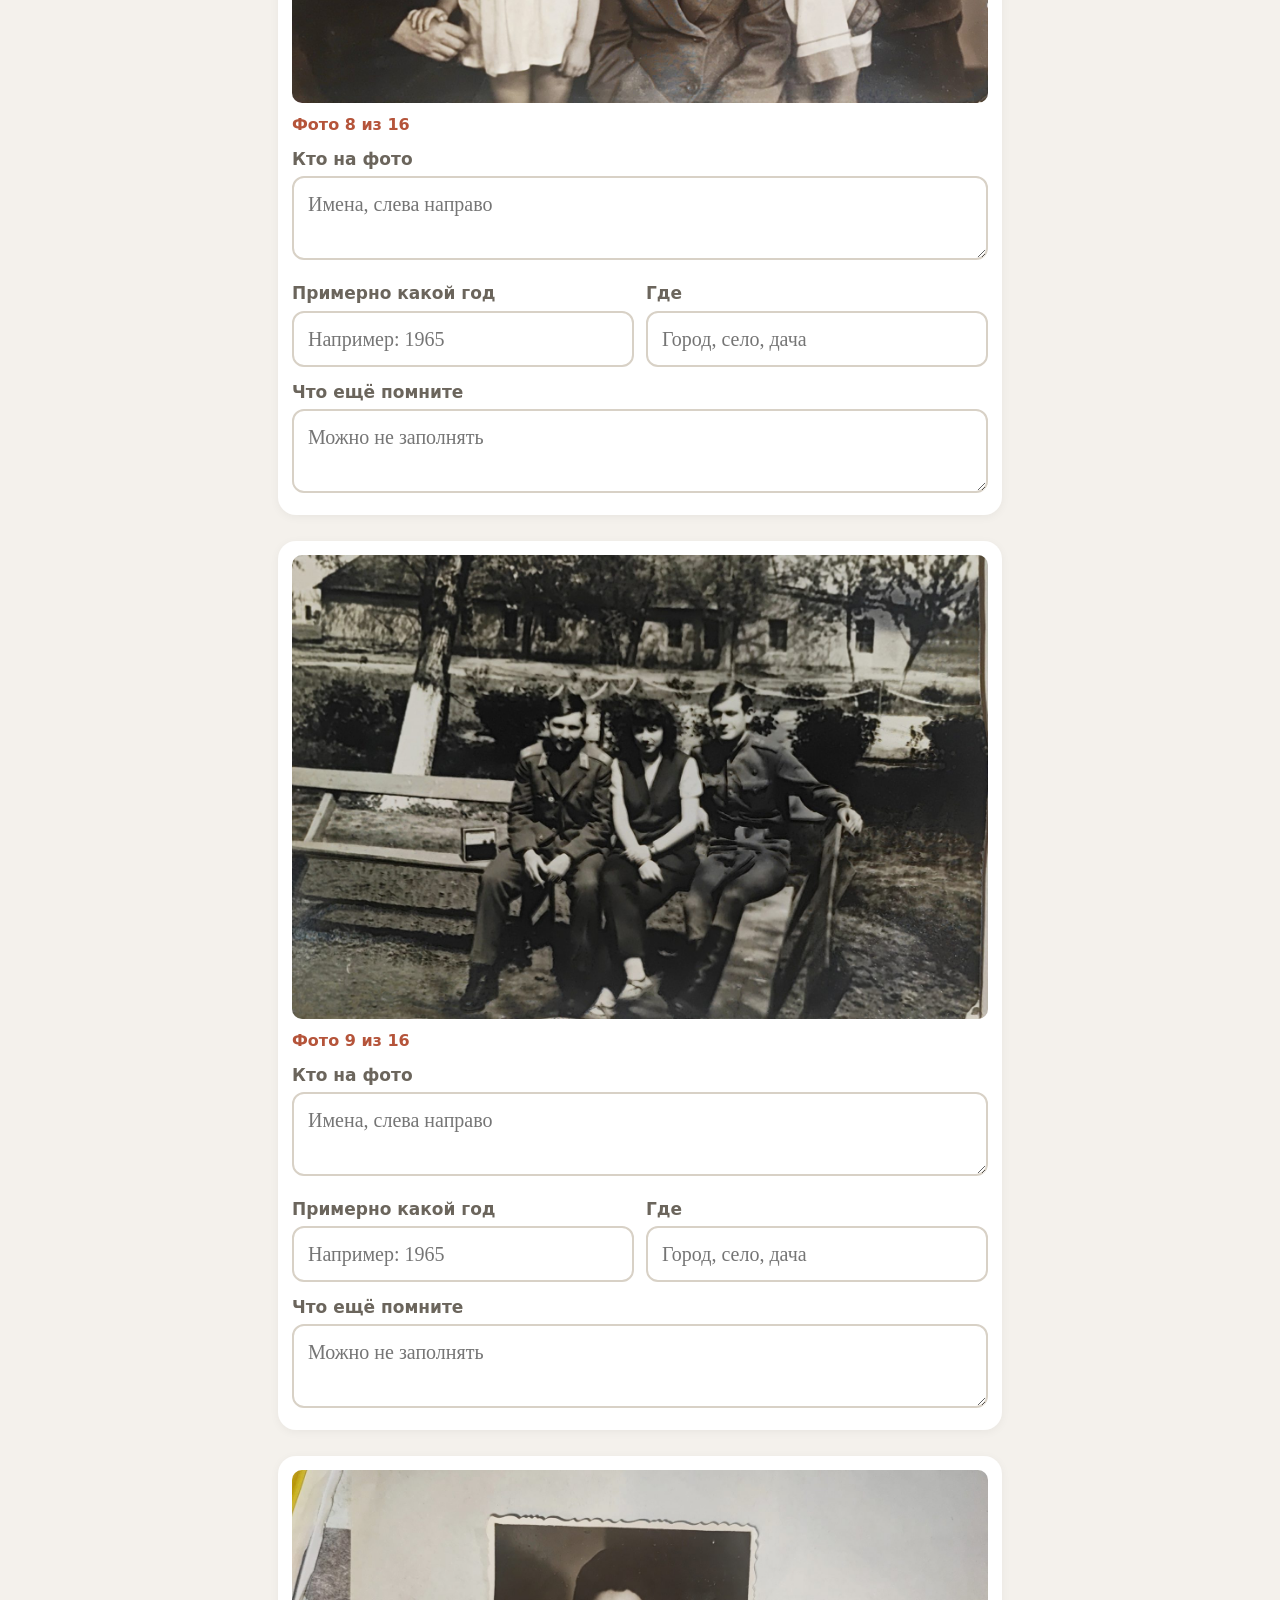
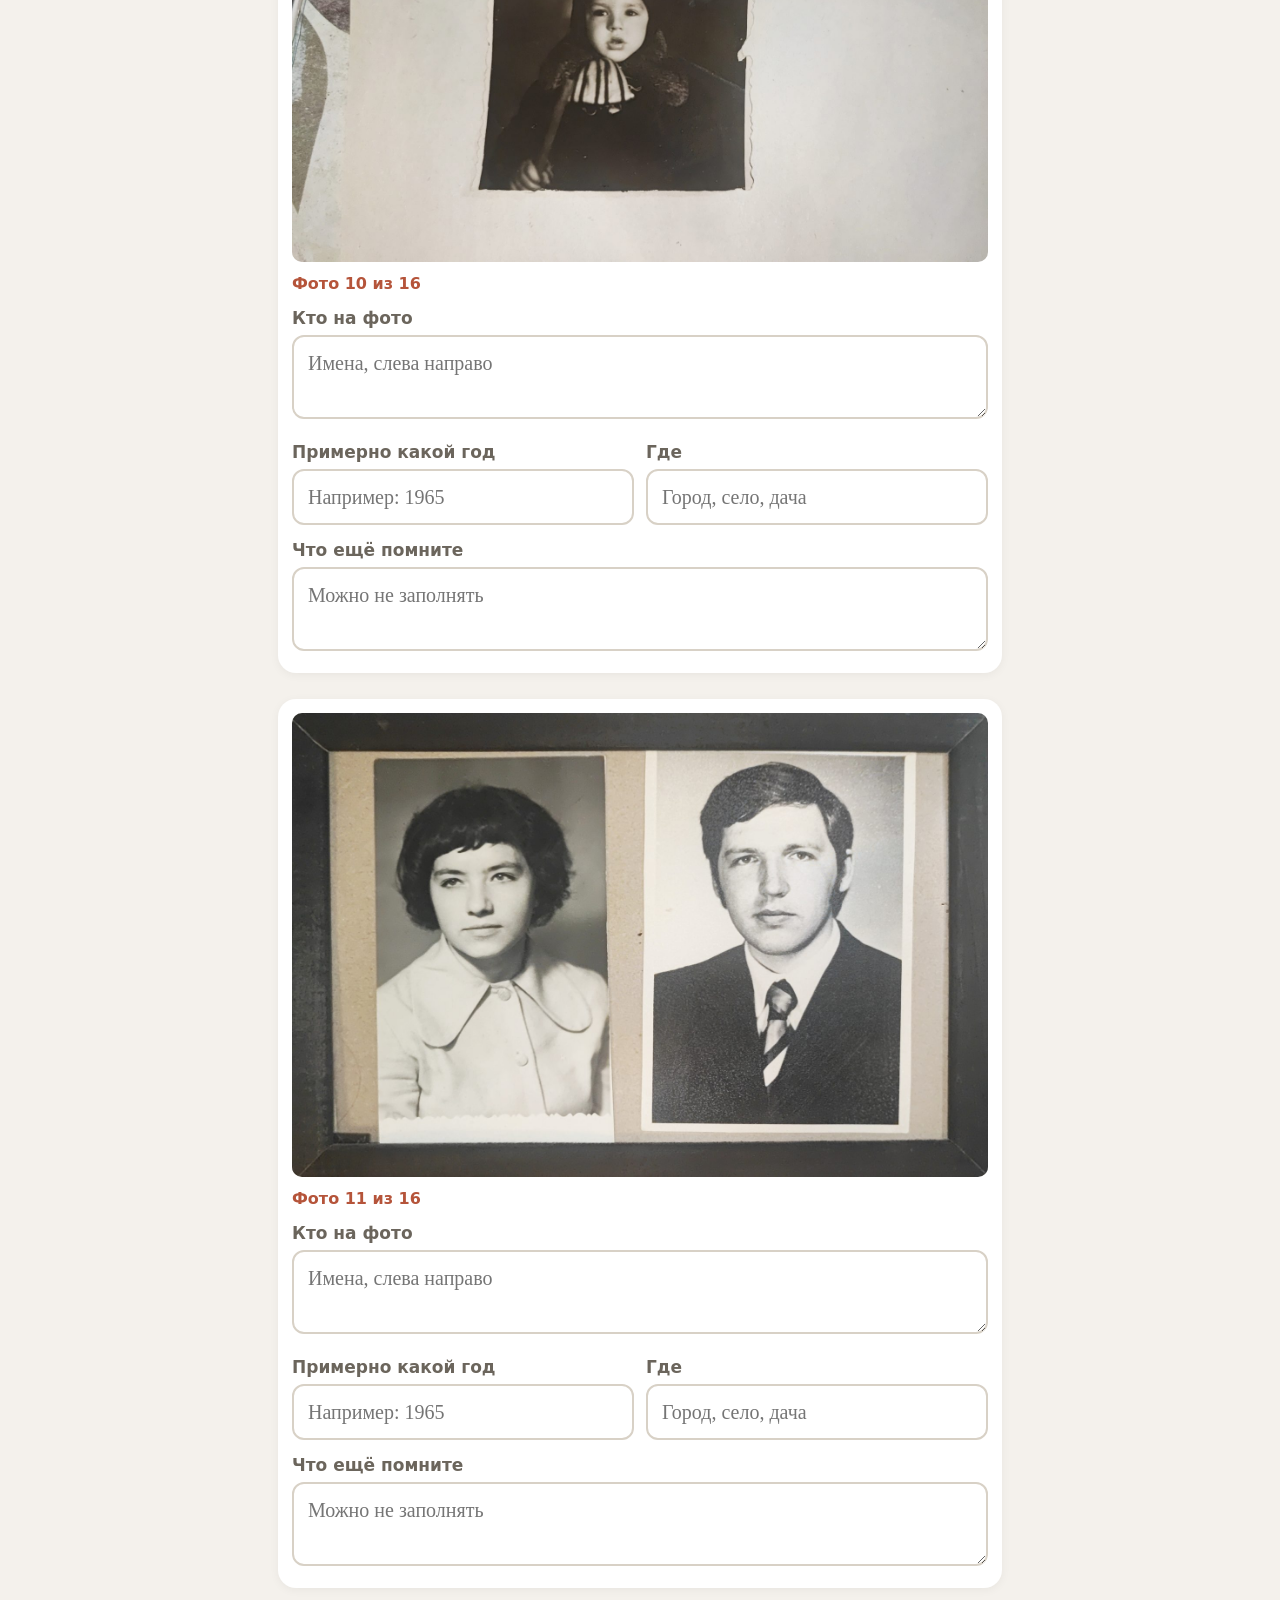
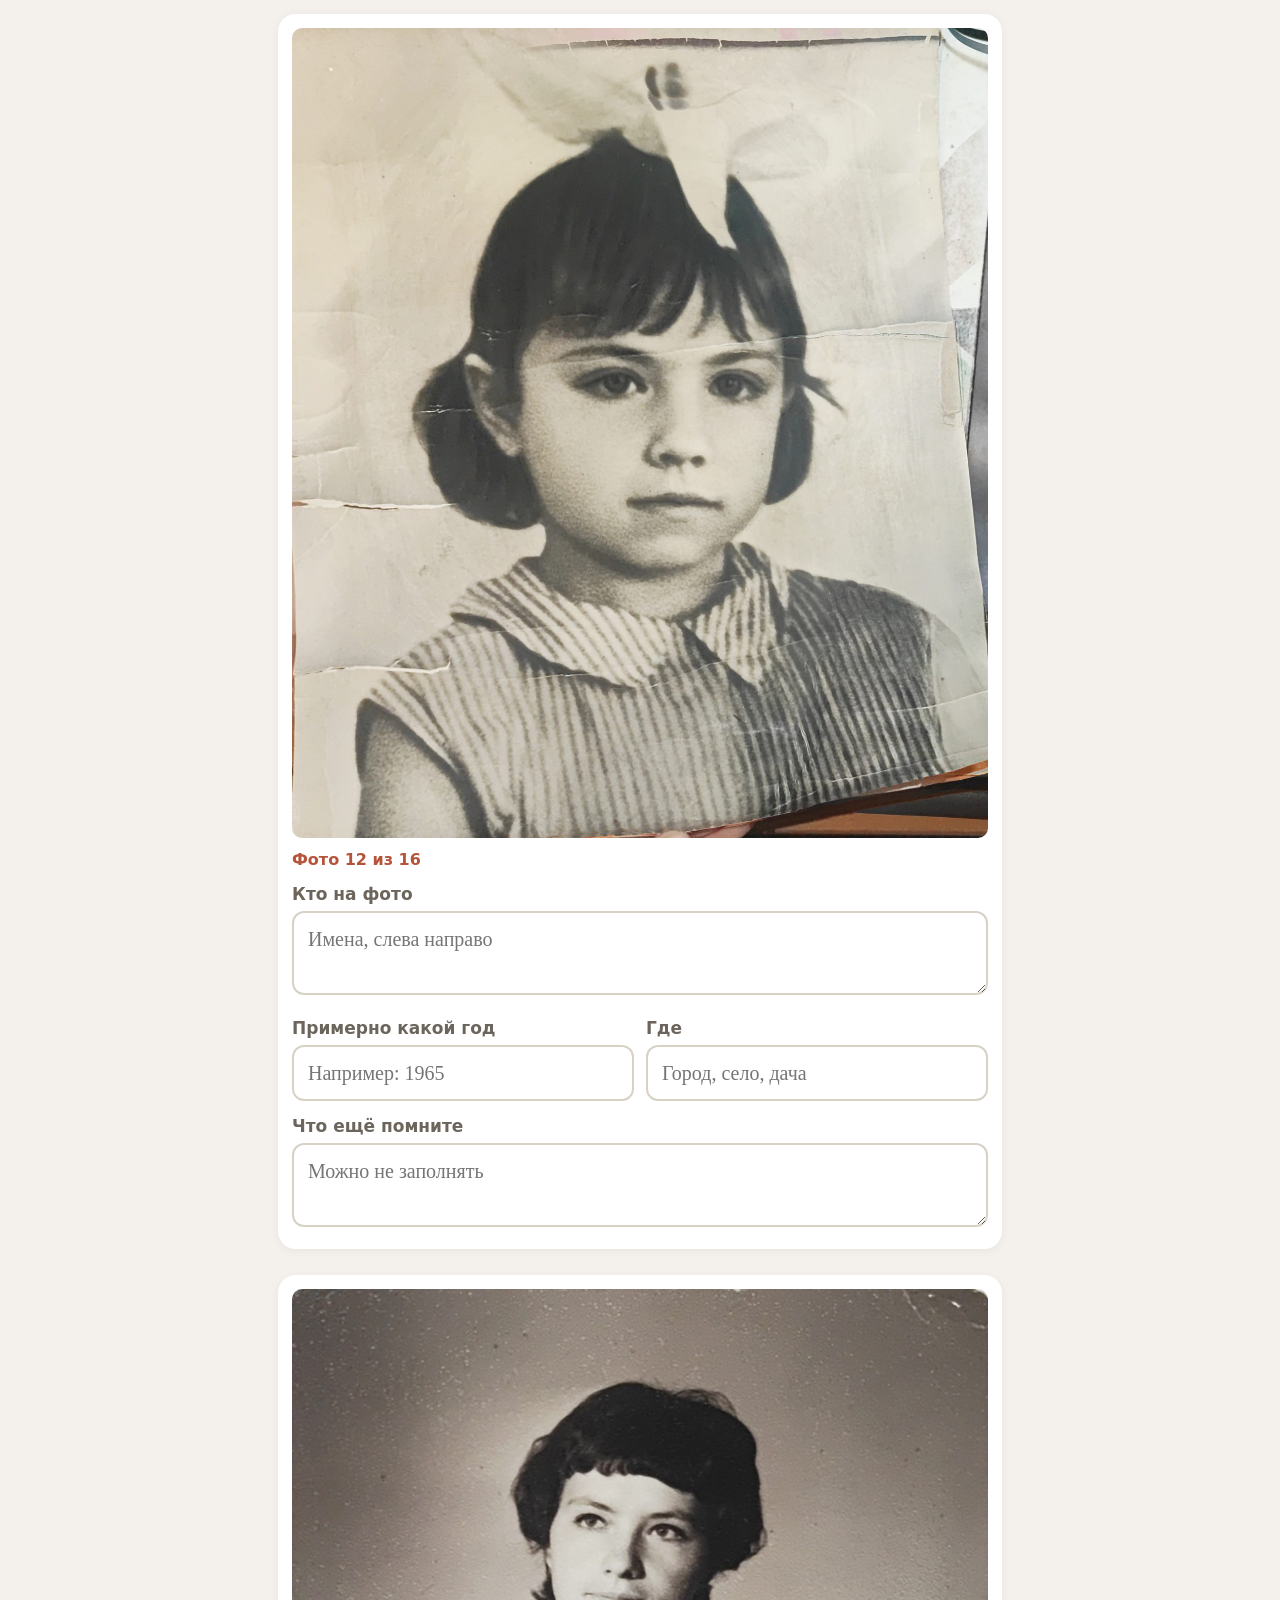
<file: podpisi/index.html>
<!DOCTYPE html>
<html lang="ru">
<head>
<meta charset="utf-8">
<meta name="viewport" content="width=device-width,initial-scale=1">
<title>Кто на фото? · Корни семьи</title>
<style>
:root{--bg:#f4f1ec;--ink:#1c1a17;--mut:#6b655c;--acc:#b5543a;--card:#fff}
*{box-sizing:border-box}
body{margin:0;background:var(--bg);color:var(--ink);font:20px/1.45 Georgia,"Times New Roman",serif}
.wrap{max-width:760px;margin:0 auto;padding:28px 18px 170px}
h1{font-size:34px;line-height:1.15;margin:8px 0 12px}
.lead{font-size:21px;color:#3b372f}
.who{background:var(--card);border-radius:18px;padding:18px;margin:22px 0}
label{display:block;font:600 17px/1.3 system-ui,sans-serif;color:var(--mut);margin:14px 0 6px}
input,textarea{width:100%;font:20px/1.4 Georgia,serif;padding:12px 14px;border:2px solid #d8d1c6;border-radius:12px;background:#fff;color:var(--ink)}
textarea{min-height:84px;resize:vertical}
input:focus,textarea:focus{outline:none;border-color:var(--acc)}
.ph{background:var(--card);border-radius:18px;padding:14px;margin:26px 0;box-shadow:0 2px 10px rgba(0,0,0,.05)}
.ph img{width:100%;border-radius:10px;display:block;cursor:zoom-in}
.num{font:700 16px system-ui,sans-serif;color:var(--acc);margin:12px 0 0}
.row{display:grid;grid-template-columns:1fr 1fr;gap:12px}
.ok{display:none;color:#1f8f4e;font:600 16px system-ui,sans-serif;margin-top:8px}
.ph.done .ok{display:block}
.bar{position:fixed;left:0;right:0;bottom:0;background:rgba(244,241,236,.97);border-top:1px solid #ddd5c9;padding:10px 14px 14px;display:flex;flex-wrap:wrap;gap:8px 10px;justify-content:center;align-items:center}
.cnt{flex-basis:100%;text-align:center}
.btn{font:700 19px system-ui,sans-serif;border:0;border-radius:14px;padding:16px 22px;background:var(--acc);color:#fff;text-decoration:none;cursor:pointer}
.btn.ghost{background:#fff;color:var(--ink);border:2px solid #d8d1c6}
.cnt{font:600 16px system-ui,sans-serif;color:var(--mut)}
#zoom{position:fixed;inset:0;background:rgba(0,0,0,.92);display:none;align-items:center;justify-content:center;z-index:9}
#zoom img{max-width:100%;max-height:100%}
#msg{display:none;font:600 17px system-ui,sans-serif;color:var(--acc);text-align:center;margin-top:10px}
@media (max-width:520px){.row{grid-template-columns:1fr}h1{font-size:28px}.btn{font-size:16px;padding:13px 14px}}
</style>
</head>
<body>
<div class="wrap">
  <h1>Кто на этих фотографиях?</h1>
  <p class="lead">Здесь старые семейные фото. Под каждым можно написать, кто на нём, примерно какой год и где снимали. Если не знаете, просто пропустите фото.</p>
  <p class="lead">Всё, что вы напишете, сохраняется на этом телефоне или компьютере. Можно закрыть страницу и вернуться потом. Когда закончите, нажмите внизу «Отправить Олесе». Подписи сразу придут Олесе, Телеграм не нужен.</p>
  <div class="who">
    <label for="by">Кто подписывает</label>
    <input id="by" placeholder="Например: бабушка Зоя">
  </div>
  <div id="list"></div>
</div>
<div class="bar">
  <span class="cnt" id="cnt"></span>
  <button class="btn" id="send">Отправить Олесе</button>
  <button class="btn ghost" id="copy">Скопировать</button>
</div>
<div id="zoom"><img alt=""></div>
<script>
const N=16,KEY='korni-podpisi-3';
let S={};try{S=JSON.parse(localStorage.getItem(KEY)||'{}')}catch(e){}
const save=()=>{try{localStorage.setItem(KEY,JSON.stringify(S))}catch(e){}};
const pad=n=>String(n).padStart(2,'0');
const L=document.getElementById('list');
for(let i=1;i<=N;i++){
  const id=pad(i),v=S[id]||{};
  const d=document.createElement('div');d.className='ph';d.id='p'+id;
  d.innerHTML=`<img src="${id}.jpg" alt="Фото ${i}" loading="lazy">
  <div class="num">Фото ${i} из ${N}</div>
  <label>Кто на фото</label><textarea data-k="who" placeholder="Имена, слева направо"></textarea>
  <div class="row"><div><label>Примерно какой год</label><input data-k="year" placeholder="Например: 1965"></div>
  <div><label>Где</label><input data-k="where" placeholder="Город, село, дача"></div></div>
  <label>Что ещё помните</label><textarea data-k="note" placeholder="Можно не заполнять"></textarea>
  <div class="ok">Сохранено ✓</div>`;
  d.querySelectorAll('[data-k]').forEach(el=>{el.value=v[el.dataset.k]||'';el.addEventListener('input',()=>{S[id]=S[id]||{};S[id][el.dataset.k]=el.value;save();mark(d,id);count()})});
  d.querySelector('img').onclick=e=>{const z=document.getElementById('zoom');z.querySelector('img').src=e.target.src;z.style.display='flex'};
  L.appendChild(d);mark(d,id);
}
document.getElementById('zoom').onclick=function(){this.style.display='none'};
const by=document.getElementById('by');by.value=S._by||'';by.addEventListener('input',()=>{S._by=by.value;save()});
function filled(id){const v=S[id]||{};return ['who','year','where','note'].some(k=>(v[k]||'').trim())}
function mark(d,id){d.classList.toggle('done',filled(id))}
function count(){let c=0;for(let i=1;i<=N;i++)if(filled(pad(i)))c++;document.getElementById('cnt').textContent=`Подписано: ${c} из ${N}`}
count();
function text(){
  let t='Подписи к старым фото для семейной книги\nПодписывает: '+((S._by||'').trim()||'не указано')+'\n';
  for(let i=1;i<=N;i++){const id=pad(i);if(!filled(id))continue;const v=S[id];
    t+=`\nФото ${i}:`;if((v.who||'').trim())t+=`\nКто: ${v.who.trim()}`;if((v.year||'').trim())t+=`\nГод: ${v.year.trim()}`;if((v.where||'').trim())t+=`\nГде: ${v.where.trim()}`;if((v.note||'').trim())t+=`\nЕщё: ${v.note.trim()}`;t+='\n'}
  return t}
/* Адрес приёма подписей (веб-приложение семейного бота). Если пусто, текст копируется и открывается чат с Олесей. */
const ENDPOINT='';
document.getElementById('send').addEventListener('click',async e=>{
  const items=[];for(let i=1;i<=N;i++){const id=pad(i);if(filled(id))items.push(Object.assign({id,n:i},S[id]))}
  if(!items.length){alertMsg('Сначала подпишите хотя бы одно фото');return}
  const btn=e.currentTarget;btn.disabled=true;btn.textContent='Отправляю…';
  if(ENDPOINT){
    try{await fetch(ENDPOINT,{method:'POST',mode:'no-cors',headers:{'Content-Type':'text/plain'},body:JSON.stringify({kind:'captions',by:(S._by||'').trim(),items})});
      btn.textContent='Отправлено ✓';alertMsg('Спасибо! Олеся получила подписи.');return}
    catch(err){}
  }
  try{await navigator.clipboard.writeText(text())}catch(err){}
  btn.disabled=false;btn.textContent='Отправить Олесе';
  alertMsg('Текст скопирован. Вставьте его в чат с Олесей.');
  setTimeout(()=>{location.href='https://t.me/arkharovaoa'},1200);
});
document.getElementById('copy').onclick=async()=>{try{await navigator.clipboard.writeText(text());alertMsg('Скопировано. Вставьте в сообщение Олесе.')}catch(e){alertMsg('Не получилось скопировать')}};
function alertMsg(m){document.getElementById('cnt').textContent=m;setTimeout(count,3500)}
</script>
</body>
</html>
</file>
<file: css/book.css>
:root{--bg:#FAF6EC;--card:#FFFDF8;--ink:#141414;--muted:rgba(20,20,20,.55);--line:rgba(20,20,20,.1);--soft:#F1ECE0;--acc:#141414;--dk:#2B2B2D;--dk2:#38383B;--gold:#C9A86A;
 --kuz:#B8924A;--vak:#8A95A6;--pet:#7C9670;--iva:#6E8DBF;--me:#A07E6E;--r:18px;--tabh:64px;
 --serif:"Alegreya",Georgia,serif;--sans:"Roboto",system-ui,-apple-system,sans-serif}
*{box-sizing:border-box}
html,body{margin:0}
body{overflow-x:hidden}
#book{overflow-x:clip}
body{background:var(--bg);color:var(--ink);font:16.5px/1.65 var(--sans);-webkit-font-smoothing:antialiased}
a{color:inherit}
button{font:inherit;color:inherit;cursor:pointer}
.hide{display:none!important}
img{display:block}
.b-kuz{--b:var(--kuz)}
.b-vak{--b:var(--vak)}
.b-pet{--b:var(--pet)}
.b-iva{--b:var(--iva)}
.b-me{--b:var(--me)}
.av{position:relative;flex:none;width:var(--s,56px);height:var(--s,56px);border-radius:50%;overflow:hidden;background:color-mix(in srgb,var(--b) 18%,#fff);box-shadow:0 0 0 2px var(--bg),0 0 0 4px var(--b,#ccc);display:grid;place-items:center}
.av img{width:100%;height:100%;object-fit:cover}
.av i{font:500 calc(var(--s,56px)*.36)/1 var(--serif);font-style:normal;color:color-mix(in srgb,var(--b) 80%,#000)}
.wk img{filter:grayscale(1);transition:filter 1.8s ease}
.wk.alive img{filter:none}
#cover{position:fixed;inset:0;z-index:60;background:#2B2B2D;color:#F5F2EC;display:flex;flex-direction:column;justify-content:flex-end;overflow:hidden;transition:transform .9s cubic-bezier(.7,0,.2,1)}
#cover.up{transform:translateY(-100%)}
.mosaic{position:absolute;inset:-4%;display:grid;grid-template-columns:repeat(6,1fr);gap:10px;opacity:.55;transform:rotate(-6deg) scale(1.15)}
.mosaic div{aspect-ratio:4/5;border-radius:14px;overflow:hidden;background:#3a3a3d;animation:fl 9s ease-in-out infinite alternate}
.mosaic div:nth-child(odd){animation-delay:-4s}
.mosaic img{width:100%;height:100%;object-fit:cover;filter:saturate(.75)}
@keyframes fl{to{transform:translateY(-16px)}}
@media(max-width:640px){
.mosaic{grid-template-columns:repeat(4,1fr)}
}
#cover::before{content:"";position:absolute;inset:0;background:linear-gradient(180deg,rgba(43,43,45,.2) 0%,rgba(43,43,45,.78) 55%,#2B2B2D 88%);z-index:1}
.cvx{position:relative;z-index:2;padding:0 28px calc(48px + env(safe-area-inset-bottom));max-width:760px}
.cvx .k{font:500 12px var(--sans);letter-spacing:.24em;text-transform:uppercase;opacity:.7}
.cvx h1{font:400 clamp(56px,13vw,112px)/.92 var(--serif);margin:14px 0 18px;letter-spacing:-.02em}
.cvx h1 em{font-style:italic;color:#E9A982}
.cvx p{font-size:17px;opacity:.82;margin:0 0 28px;max-width:470px}
.cta{display:inline-flex;align-items:center;gap:10px;border:0;border-radius:999px;background:#F5F2EC;color:#2B2B2D;font:600 16px var(--sans);padding:15px 26px}
.cta:hover{transform:translateY(-1px)}
#who{position:fixed;inset:0;z-index:55;background:var(--bg);overflow:auto;display:flex;align-items:flex-start;justify-content:center;padding:clamp(28px,7vh,80px) 20px 40px}
.whobox{max-width:760px;width:100%;text-align:center}
.whobox .k{font:600 12px var(--sans);letter-spacing:.2em;text-transform:uppercase;color:var(--acc)}
.whobox h2{font:400 clamp(34px,6vw,52px)/1.05 var(--serif);margin:10px 0 12px;letter-spacing:-.01em}
.whobox p{color:var(--muted);margin:0 auto 30px;max-width:460px}
.guest.more{margin:18px auto 0;display:block}
#wg2{margin-top:22px}
.wg{display:grid;grid-template-columns:repeat(auto-fill,minmax(120px,1fr));gap:22px 10px}
@media(max-width:520px){
.wg{grid-template-columns:repeat(3,1fr);gap:18px 6px}
}
.wp{border:0;background:none;padding:10px 4px;border-radius:18px;display:flex;flex-direction:column;align-items:center;gap:10px;transition:background .15s}
.wp:hover{background:var(--soft)}
.wp .av{--s:84px}
@media(max-width:520px){
.wp .av{--s:72px}
}
.wp b{font:500 17px/1.1 var(--serif)}
.wp small{font-size:12.5px;color:var(--muted);margin-top:-6px}
.wp.on .av{box-shadow:0 0 0 3px var(--bg),0 0 0 6px var(--ink)}
.guest{margin-top:26px;border:1px solid var(--line);background:var(--card);border-radius:999px;padding:11px 20px;font-size:15px;color:var(--muted)}
.bar{position:sticky;top:0;z-index:20;display:flex;align-items:center;gap:8px;padding:10px 16px;background:color-mix(in srgb,var(--bg) 86%,transparent);backdrop-filter:blur(14px);-webkit-backdrop-filter:blur(14px)}
.logo{border:0;background:none;padding:0;margin-right:auto;font:500 22px/1 var(--serif);letter-spacing:-.01em}
.logo em{color:var(--acc)}
.pill{display:inline-flex;align-items:center;gap:8px;border:1px solid var(--line);background:var(--card);border-radius:999px;padding:7px 14px;font:500 14px var(--sans);white-space:nowrap}
.pill:hover{border-color:#cfc6b8}
.pill.me{padding:4px 14px 4px 4px}
.pill.me .av{--s:30px;box-shadow:none}
.pill.me span{max-width:110px;overflow:hidden;text-overflow:ellipsis}
.pill svg{width:16px;height:16px}
@media(max-width:560px){
.bar{padding:8px 12px;gap:6px}
.pill{padding:7px 11px;font-size:13.5px}
.pill .lbl{display:none}
.pill.me span{max-width:70px}
}
.prog{position:sticky;top:57px;z-index:19;height:2px;background:var(--line)}
.prog i{display:block;height:100%;background:var(--ink);transition:width .4s}
@media(max-width:560px){
.prog{top:51px}
}
#book{max-width:900px;margin:0 auto;padding:22px 20px 130px}
.pg.in-r{animation:inR .4s cubic-bezier(.2,.7,.2,1)}
.pg.in-l{animation:inL .4s cubic-bezier(.2,.7,.2,1)}
@keyframes inR{from{opacity:0;transform:translateX(36px)}}
@keyframes inL{from{opacity:0;transform:translateX(-36px)}}
@media(prefers-reduced-motion:reduce){
.pg,.mosaic div{animation:none!important}
}
.kick{font:600 12px var(--sans);letter-spacing:.18em;text-transform:uppercase;color:var(--acc)}
.pg h1{font:400 clamp(38px,7vw,64px)/1.02 var(--serif);letter-spacing:-.02em;margin:10px 0 18px}
.pg h1 em{font-style:italic;color:var(--muted)}
.pg h2{font:500 26px/1.15 var(--serif);margin:46px 0 14px;letter-spacing:-.01em}
.pg h2 small{display:block;font:500 13px var(--sans);color:var(--muted);letter-spacing:0;margin-top:4px}
.lead{font:400 21px/1.5 var(--serif);color:#3b352d}
@media(max-width:600px){
.lead{font-size:19px}
}
.card{background:var(--card);border-radius:var(--r);padding:22px 24px;box-shadow:0 1px 0 rgba(0,0,0,.03)}
.quote{font:italic 400 21px/1.5 var(--serif);margin:28px 0;padding:26px 28px;background:var(--card);border-radius:var(--r);position:relative}
.quote::before{content:"“";position:absolute;left:18px;top:-14px;font:400 70px/1 var(--serif);color:var(--acc)}
.quote small{display:block;font:500 14px var(--sans);font-style:normal;color:var(--muted);margin-top:12px}
.tag{display:inline-flex;align-items:center;gap:6px;font:600 12px var(--sans);border-radius:999px;padding:4px 10px;background:var(--soft);color:var(--muted)}
.tag.ver{background:#FBEFD9;color:#8A5A12}
.tag.rel{background:var(--ink);color:#fff}
.btn{display:inline-flex;align-items:center;gap:8px;border:0;border-radius:999px;background:var(--ink);color:#fff;font:600 15px var(--sans);padding:13px 22px}
.btn.ghost{background:var(--card);color:var(--ink);border:1px solid var(--line)}
.dot{display:inline-block;width:10px;height:10px;border-radius:50%;background:var(--b)}
.hero{position:relative;border-radius:28px;overflow:hidden;min-height:340px;display:flex;align-items:flex-end;color:#fff;margin:4px 0 26px;background:#2a241d}
.hero img{position:absolute;inset:0;width:100%;height:100%;object-fit:cover}
.hero::after{content:"";position:absolute;inset:0;background:linear-gradient(180deg,rgba(0,0,0,0) 30%,rgba(0,0,0,.72))}
.hero .tx{position:relative;z-index:1;padding:28px}
.hero .kick{color:#F2C7A9}
.hero h1{color:#fff;margin:8px 0 0}
@media(max-width:600px){
.hero{min-height:280px;border-radius:22px}
.hero .tx{padding:20px}
}
.strip{display:grid;grid-auto-flow:column;grid-auto-columns:min(200px,44%);gap:14px;overflow-x:auto;scroll-snap-type:x mandatory;padding:4px 20px 14px;margin:0 -20px;scrollbar-width:none}
.strip::-webkit-scrollbar{display:none}
.pc{scroll-snap-align:start;border:0;background:var(--card);border-radius:var(--r);padding:8px 8px 14px;text-align:left;transition:transform .2s,box-shadow .2s}
.pc:hover{transform:translateY(-3px);box-shadow:0 12px 26px rgba(40,30,20,.1)}
.pc .ph{aspect-ratio:4/5;border-radius:14px;overflow:hidden;background:color-mix(in srgb,var(--b) 16%,#fff);display:grid;place-items:center;position:relative}
.pc .ph img{width:100%;height:100%;object-fit:cover;object-position:center 30%}
.pc .ph i{font:400 54px var(--serif);font-style:normal;color:color-mix(in srgb,var(--b) 75%,#000);opacity:.7}
.pc .ph .bd{position:absolute;left:8px;top:8px;width:10px;height:10px;border-radius:50%;background:var(--b);box-shadow:0 0 0 2px #fff}
.pc b{display:block;font:500 19px/1.15 var(--serif);margin:12px 6px 2px}
.pc small{display:block;color:var(--muted);font-size:13px;margin:0 6px}
.pc .tag{margin:8px 6px 0}
.pc.me .ph{box-shadow:inset 0 0 0 3px var(--acc)}
.gens{display:flex;flex-direction:column;gap:12px}
.genr{background:var(--card);border-radius:var(--r);padding:16px 18px;display:grid;grid-template-columns:86px 1fr;gap:14px;align-items:center}
.genr .gn{font:400 34px/1 var(--serif);color:var(--acc)}
.genr .gn small{display:block;font:500 12px var(--sans);color:var(--muted);margin-top:6px}
.genr .row{display:flex;flex-wrap:wrap;gap:14px 12px}
.mi{border:0;background:none;padding:0;display:flex;flex-direction:column;align-items:center;gap:6px;width:76px;text-align:center}
.mi .av{--s:58px}
.mi b{font:500 14px/1.1 var(--sans)}
.mi small{font-size:11.5px;color:var(--muted);line-height:1.2;margin-top:-3px}
@media(max-width:560px){
.genr{grid-template-columns:1fr;gap:10px}
.genr .gn{font-size:24px;display:flex;gap:10px;align-items:baseline}
.genr .gn small{margin:0}
.mi{width:68px}
.mi .av{--s:52px}
}
.legend{display:flex;flex-wrap:wrap;gap:8px 16px;font-size:14px;color:var(--muted);margin:14px 0}
.how{display:grid;grid-template-columns:repeat(3,1fr);gap:12px;margin-top:14px}
.how .card{padding:18px}
.how b{display:block;font:500 18px var(--serif);margin:8px 0 4px}
.how p{margin:0;font-size:14.5px;color:var(--muted)}
.how .n{font:400 30px/1 var(--serif);color:var(--acc)}
@media(max-width:680px){
.how{grid-template-columns:1fr}
}
.fact{margin:0 0 12px}
.fact h3{font:500 20px var(--serif);margin:0 0 8px;display:flex;gap:10px;align-items:center;flex-wrap:wrap}
.fact p{margin:0 0 8px}
.src{font-size:14px;display:flex;flex-wrap:wrap;gap:6px 14px;margin-top:8px}
.arch{display:grid;grid-template-columns:repeat(auto-fill,minmax(220px,1fr));gap:10px;margin-top:8px}
.arch a{display:flex;flex-direction:column;gap:4px;padding:12px 14px;border-radius:10px;background:var(--card);border:1px solid color-mix(in srgb,var(--gold) 55%,transparent);border-left:3px solid var(--gold);text-decoration:none;color:inherit}
.arch b{font-size:15px}.arch small{font-size:13px;opacity:.8}.arch em{font-style:normal;font-size:13px;color:var(--ink);text-decoration:underline;text-decoration-color:var(--gold);margin-top:auto}
.src a{color:var(--acc);text-decoration:none;border-bottom:1px solid color-mix(in srgb,var(--acc) 35%,transparent)}
.gal{display:grid;grid-template-columns:repeat(auto-fill,minmax(170px,1fr));gap:10px}
.gal button{border:0;padding:0;background:var(--soft);border-radius:16px;overflow:hidden;position:relative;aspect-ratio:1}
.gal img{width:100%;height:100%;object-fit:cover;transition:transform .4s}
.gal button:hover img{transform:scale(1.04)}
.gal span{position:absolute;left:0;right:0;bottom:0;padding:26px 10px 9px;background:linear-gradient(transparent,rgba(0,0,0,.65));color:#fff;font-size:12.5px;line-height:1.3;text-align:left}
@media(max-width:520px){
.gal{grid-template-columns:repeat(2,1fr)}
}
.gal.big{grid-template-columns:repeat(auto-fill,minmax(220px,1fr))}
@media(max-width:520px){
.gal.big{grid-template-columns:repeat(2,1fr)}
}
.pager{position:fixed;left:50%;bottom:calc(14px + env(safe-area-inset-bottom));transform:translateX(-50%);z-index:20;display:flex;align-items:center;gap:6px;padding:6px;background:rgba(23,20,15,.92);backdrop-filter:blur(10px);border-radius:999px;color:#fff;box-shadow:0 10px 30px rgba(0,0,0,.2);max-width:calc(100% - 24px)}
.pager button{border:0;background:none;color:#fff;display:flex;align-items:center;gap:8px;padding:9px 14px;border-radius:999px;font:500 14px var(--sans);min-width:0}
.pager button:hover:not(:disabled){background:rgba(255,255,255,.1)}
.pager button:disabled{opacity:.3;cursor:default}
.pager button span{white-space:nowrap;overflow:hidden;text-overflow:ellipsis;max-width:180px}
.pager .cnt{font:500 13px var(--sans);opacity:.6;padding:0 6px;white-space:nowrap}
@media(max-width:560px){
.pager button span{max-width:92px}
.pager button{padding:9px 10px;font-size:13px}
}
.places{display:grid;grid-template-columns:repeat(auto-fill,minmax(250px,1fr));gap:10px;margin-top:14px}
.place{scroll-margin-top:90px;transition:box-shadow .3s}
.place.hl{box-shadow:0 0 0 2px var(--acc)}
.place h3{font:500 19px var(--serif);margin:0 0 4px;display:flex;gap:8px;align-items:center}
.place p{margin:0 0 10px;font-size:14.5px;color:var(--muted)}
.chips{display:flex;flex-wrap:wrap;gap:6px}
.chip{display:inline-flex;align-items:center;gap:7px;border:1px solid var(--line);background:var(--card);border-radius:999px;padding:3px 12px 3px 3px;font-size:14px}
.chip .av{--s:26px;box-shadow:none}
.chip:hover{border-color:#cfc6b8}
.chip em{font-style:normal;color:var(--muted);font-size:12.5px}
.seg{display:inline-flex;background:var(--soft);border-radius:999px;padding:4px;margin:0 0 20px}
.seg button{border:0;background:none;border-radius:999px;padding:7px 16px;font:500 14px var(--sans);color:var(--muted)}
.seg button.on{background:var(--card);color:var(--ink);box-shadow:0 1px 3px rgba(0,0,0,.08)}
.line{list-style:none;padding:0;margin:0;position:relative}
.line::before{content:"";position:absolute;left:74px;top:6px;bottom:6px;width:1px;background:var(--line)}
.line li{display:grid;grid-template-columns:62px 1fr;gap:24px;padding:9px 0;position:relative;align-items:start}
.line li::after{content:"";position:absolute;left:70px;top:17px;width:9px;height:9px;border-radius:50%;background:var(--bg);border:2px solid #c2b9ac}
.line li.fam::after{background:var(--acc);border-color:var(--acc)}
.line .y{font:500 15px var(--serif);color:var(--muted);text-align:right;padding-top:2px}
.line li.fam .y{color:var(--ink)}
.line .e{display:flex;gap:10px;align-items:center}
.line .e .av{--s:34px;box-shadow:none}
.line .e button{border:0;background:none;padding:0;text-align:left;display:flex;gap:10px;align-items:center;font-size:16px}
.line .e button:hover u{color:var(--acc)}
.line .e u{text-decoration:none}
.form label{display:block;font:600 12px var(--sans);text-transform:uppercase;letter-spacing:.12em;color:var(--muted);margin:16px 0 6px}
.form select,.form input,.form textarea{width:100%;font:16px var(--sans);padding:12px 14px;border:1px solid var(--line);border-radius:14px;background:#fff;color:var(--ink)}
.form textarea{min-height:170px;font:400 18px/1.5 var(--serif)}
.form .err{color:var(--acc);font-size:14px;margin-top:6px}
.form .ok{color:#3d6b2f;font-size:15px;margin-top:10px}
.steps{padding-left:20px}
.steps li{margin-bottom:10px}
#ov{position:fixed;inset:0;z-index:40;display:flex;align-items:flex-end;justify-content:center;background:rgba(23,20,15,.45);backdrop-filter:blur(4px);opacity:0;pointer-events:none;transition:opacity .25s}
#ov.on{opacity:1;pointer-events:auto}
.ovp{width:min(760px,100%);height:min(94vh,100%);background:var(--bg);border-radius:28px 28px 0 0;display:flex;flex-direction:column;transform:translateY(40px);transition:transform .3s cubic-bezier(.2,.7,.2,1);overflow:hidden}
#ov.on .ovp{transform:none}
@media(min-width:800px){
#ov{align-items:center}
.ovp{height:min(90vh,980px);border-radius:28px}
}
.ovh{display:flex;align-items:center;gap:8px;padding:12px 14px;border-bottom:1px solid var(--line);background:var(--bg)}
.ovh .t{flex:1;min-width:0;font:500 13.5px var(--sans);color:var(--muted);white-space:nowrap;overflow:hidden;text-overflow:ellipsis}
.ib{width:40px;height:40px;border-radius:50%;border:1px solid var(--line);background:var(--card);display:grid;place-items:center;flex:none}
.ib:disabled{opacity:.3;cursor:default}
.ib svg{width:18px;height:18px}
.ovb{flex:1;overflow:auto;padding:22px 24px 60px;overscroll-behavior:contain}
.ovb.in-r{animation:inR .32s ease}
.ovb.in-l{animation:inL .32s ease}
@media(max-width:600px){
.ovb{padding:18px 18px 60px}
}
.ovb h2{font:500 22px var(--serif);margin:34px 0 12px;display:flex;align-items:center;gap:10px}
.bio p{font:400 18.5px/1.6 var(--serif);margin:0 0 14px;color:#2b2620}
.story{font:italic 400 19px/1.55 var(--serif);margin:0 0 12px;padding:20px 22px;background:var(--card);border-radius:var(--r)}
.story small{display:block;font:500 14px var(--sans);font-style:normal;color:var(--muted);margin-top:8px}
.ask{border:1.5px dashed #d6cdbf;border-radius:var(--r);padding:18px 20px;font-size:15px;color:var(--muted)}
.ask b{color:var(--ink);font-weight:600}
.ask ul{margin:8px 0 12px;padding-left:18px}
.ask a{color:var(--acc);font-weight:600;cursor:pointer;text-decoration:none}
.player{display:flex;align-items:center;gap:14px;background:var(--ink);color:#fff;border-radius:var(--r);padding:16px 18px}
.player{border:0;width:100%;text-align:left;font:inherit}
.player .pl{opacity:1!important;width:46px;height:46px;border-radius:50%;background:#fff;display:grid;place-items:center;flex:none;opacity:.5}
.player p{margin:0;font-size:14.5px;opacity:.85}
.swipeh{font-size:12.5px;color:var(--muted);text-align:center;margin-top:30px}
.vg{display:grid;grid-template-columns:repeat(auto-fill,minmax(220px,1fr));gap:14px}
@media(max-width:520px){
.vg{grid-template-columns:repeat(2,1fr);gap:10px}
}
.vc{border:0;background:var(--card);border-radius:18px;padding:6px 6px 12px;text-align:left}
.vp{position:relative;display:block;aspect-ratio:4/3;border-radius:13px;overflow:hidden;background:#222}
.vp img{width:100%;height:100%;object-fit:cover}
.vp i{position:absolute;inset:0;margin:auto;width:44px;height:44px;border-radius:50%;background:rgba(255,255,255,.92);display:grid;place-items:center;font-style:normal;font-size:16px;color:var(--ink);padding-left:3px}
.vc b{display:block;font:500 16px/1.2 var(--serif);margin:10px 6px 2px}
.vc small{display:block;font-size:12.5px;color:var(--muted);margin:0 6px}
#lb video{max-width:100%;max-height:78vh;border-radius:12px;background:#000}
#lb{position:fixed;inset:0;z-index:70;background:rgba(10,8,6,.94);display:flex;flex-direction:column;align-items:center;justify-content:center;padding:20px;opacity:0;pointer-events:none;transition:opacity .2s}
#lb.on{opacity:1;pointer-events:auto}
#lb img{max-width:100%;max-height:80vh;border-radius:12px;object-fit:contain}
#lb p{color:#eee;font-size:15px;margin:14px 0 0;text-align:center;max-width:600px}
#lb .ib{position:absolute;top:14px;right:14px;background:rgba(255,255,255,.12);border:0;color:#fff}
#wall{position:fixed;inset:0;z-index:30;background:var(--bg)}
#wall .canvas{position:absolute;inset:0;overflow:hidden;touch-action:none;cursor:grab;background-image:radial-gradient(#ddd5c8 1px,transparent 1px);background-size:24px 24px}
#world{position:absolute;left:0;top:0;transform-origin:0 0}
#lines{position:absolute;left:0;top:0;overflow:visible}
.lnk{fill:none;stroke:#b9b0a3;stroke-width:1.6}
.sp{stroke:var(--acc);stroke-width:1.6;stroke-dasharray:4 4}
.gl{font:400 34px var(--serif);fill:#cfc6b8}
.gls{font:500 13px var(--sans);fill:#b3aa9d}
.pn{position:absolute;width:150px;display:flex;flex-direction:column;align-items:center;text-align:center;cursor:pointer;user-select:none}
.pn .av{--s:96px;transition:transform .15s}
.pn:hover .av{transform:scale(1.05)}
.pn b{font:500 20px/1.1 var(--serif);margin-top:12px}
.pn b em{display:block;font-style:normal;font-size:15px;margin-top:2px}
.mi b em{display:block;font-style:normal;font-size:.85em;opacity:.8}
.pn small{font-size:12.5px;color:var(--muted);line-height:1.35}
.pn .tag{margin-top:6px}
.pn.me .av{box-shadow:0 0 0 3px var(--bg),0 0 0 6px var(--acc)}
.wtop{position:absolute;top:0;left:0;right:0;z-index:3;display:flex;justify-content:space-between;align-items:center;gap:10px;padding:12px 14px;pointer-events:none}
.wtop>*{pointer-events:auto}
.wz{position:absolute;right:14px;bottom:calc(18px + env(safe-area-inset-bottom));z-index:3;display:flex;flex-direction:column;gap:6px}
.wz button{min-width:44px;height:44px;border:1px solid var(--line);background:var(--card);border-radius:999px;font:500 17px var(--sans);padding:0 12px}
.wz button.lab{font-size:13px}
.toast{position:fixed;left:50%;top:76px;transform:translateX(-50%) translateY(-8px);background:var(--ink);color:#fff;font:500 14px var(--sans);padding:10px 18px;border-radius:999px;z-index:80;opacity:0;transition:.3s;pointer-events:none;white-space:nowrap}
.toast.on{opacity:1;transform:translateX(-50%)}
#chs{position:fixed;inset:0;z-index:45;background:rgba(23,20,15,.4);opacity:0;pointer-events:none;transition:opacity .2s}
#chs.on{opacity:1;pointer-events:auto}
.chl{position:absolute;top:62px;right:16px;width:min(360px,calc(100% - 24px));background:var(--card);border-radius:22px;padding:8px;box-shadow:0 20px 50px rgba(0,0,0,.2);max-height:calc(100vh - 90px);overflow:auto}
.chl button{display:flex;width:100%;align-items:center;gap:12px;border:0;background:none;border-radius:14px;padding:10px 12px;text-align:left;font:500 15.5px var(--sans)}
.chl button:hover{background:var(--soft)}
.chl button.on{background:var(--soft)}
.chl button i{font:400 15px var(--serif);font-style:normal;color:var(--muted);width:22px}
.chl button small{margin-left:auto;color:var(--muted);font-size:12.5px;font-weight:400}
.hero .hi{position:absolute;inset:0}
.hero .hi img{position:absolute;inset:0;width:100%;height:100%;object-fit:cover}
.lead.d{display:none}
@media(max-width:899px){
.hero{aspect-ratio:1/1;min-height:0}
}
@media(min-width:900px){
#book{max-width:1160px;padding:32px 40px 140px}
body{font-size:17.5px}
.lead{max-width:780px}
.hero{display:grid;grid-template-columns:minmax(0,1.15fr) 1fr;gap:0;min-height:0;background:var(--card);color:var(--ink);align-items:stretch}
.hero::after{display:none}
.hero .hi{position:relative;aspect-ratio:4/3;inset:auto}
.hero .tx{display:flex;flex-direction:column;justify-content:center;padding:40px 44px}
.hero .kick{color:var(--acc)}
.hero h1{color:var(--ink);font-size:clamp(40px,4vw,60px)}
.lead.d{display:block;margin:18px 0 0;font-size:20px}
.lead.m{display:none}
.strip{grid-auto-flow:row;grid-template-columns:repeat(auto-fill,minmax(180px,1fr));overflow:visible;margin:0;padding:4px 0 14px}
.gens .mi{width:88px}
.gens .mi .av{--s:66px}
}
.hero .hi img.bgb{object-fit:cover;filter:blur(28px) brightness(.75);transform:scale(1.2)}
.hero .hi img.fg{object-fit:contain}
.hero .hi{overflow:hidden}
.gal,.gal.big{display:block;columns:3 200px;column-gap:10px}
.gal button{display:block;width:100%;aspect-ratio:auto;margin:0 0 10px;break-inside:avoid}
.gal img{height:auto}
@media(max-width:520px){
.gal,.gal.big{columns:2}
}
@media(min-width:900px){
.hero .hi{aspect-ratio:auto;min-height:440px}
}
.globe{position:relative;height:min(78vh,640px);border-radius:var(--r);overflow:hidden;background:radial-gradient(ellipse at 50% 40%,#FBF9F5,#EFE9DF);touch-action:none;user-select:none}
@media(max-width:600px){
.globe{height:72vh;border-radius:18px;margin:0 -6px}
}
#gsv{position:absolute;inset:0;width:100%;height:100%;cursor:grab}
#gsv:active{cursor:grabbing}
.g-sea{fill:#DCE7EE;stroke:#c9d6df}
.g-grat{fill:none;stroke:#fff;stroke-width:.6;opacity:.7}
.g-land{fill:#F6F2EA;stroke:#d9cfc1;stroke-width:.5}
.g-land.fam{fill:#F3E2CF}
.g-route{fill:none;stroke:var(--acc);stroke-width:2;stroke-dasharray:2 6;stroke-linecap:round;animation:dash 1.6s linear infinite}
@keyframes dash{to{stroke-dashoffset:-16}}
#gpins{position:absolute;inset:0;pointer-events:none}
.gpin{position:absolute;left:0;top:0;pointer-events:auto;cursor:pointer;display:flex;align-items:center;gap:6px;white-space:nowrap}
.gpin i{width:12px;height:12px;margin:-6px 0 0 -6px;border-radius:50%;background:var(--acc);box-shadow:0 0 0 3px #fff,0 2px 6px rgba(0,0,0,.25);flex:none}
.gpin.big i{width:16px;height:16px;margin:-8px 0 0 -8px}
.gpin.guess i{background:#fff;box-shadow:0 0 0 2px var(--acc)}
.gpin .gl{font:600 13px var(--sans);background:rgba(255,255,255,.92);padding:3px 8px;border-radius:999px;margin-top:-6px;box-shadow:0 1px 4px rgba(0,0,0,.1)}
.gpin .ga{display:flex;margin-top:-6px}
.gpin .ga .av{box-shadow:0 0 0 2px #fff;margin-left:-6px}
.gpin.left{flex-direction:row-reverse;transform-origin:0 0}
.gpin.left i{margin:-6px -6px 0 0}
.gpin.left{translate:-100% 0}
.gpin.small .ga,.gpin.small .gl,.gpin.mini .ga,.gpin.mini .gl{display:none}
.gpin:hover .gl{background:var(--ink);color:#fff}
.gbtn{position:absolute;left:12px;top:12px;display:flex;gap:6px;background:rgba(255,255,255,.9);padding:4px;border-radius:999px;box-shadow:0 2px 8px rgba(0,0,0,.08)}
.gbtn button{border:0;background:none;border-radius:999px;padding:7px 14px;font:500 13.5px var(--sans);color:var(--muted)}
.gbtn button.on{background:var(--ink);color:#fff}
.gload{position:absolute;inset:0;display:grid;place-items:center;color:var(--muted)}
.flyto{border:0;background:none;padding:10px 0 0;color:var(--acc);font:600 13.5px var(--sans)}
.gal button.print{background:#fff;padding:8px 8px 10px;border-radius:4px;transform:rotate(var(--rt,0deg));box-shadow:0 6px 16px rgba(60,40,20,.18),0 1px 2px rgba(0,0,0,.08);overflow:visible;margin:6px 4px 16px}
.gal button.print img{border-radius:2px}
.gal button.print.old img{filter:sepia(.12) contrast(1.02)}
.gal button.print span{display:block;position:static;background:none;color:#4a4036;padding:8px 2px 0;text-align:left;font:500 17px/1.15 'Caveat','Fraunces',cursive}
.gal button.print:hover{transform:rotate(0) scale(1.02)}
.gal button.print:hover img{transform:none}
.sendrow{display:flex;flex-wrap:wrap;gap:8px;margin-top:14px}
.sendrow a.btn{text-decoration:none}
body{font-size:16.5px;line-height:1.65;background:var(--bg)}
.kick{font:400 13px/1 var(--sans);letter-spacing:0;color:var(--muted);text-transform:none}
.pg h1{font:500 clamp(40px,8vw,64px)/1 var(--serif);letter-spacing:-.01em;margin:10px 0 18px}
.pg h1 em{color:inherit;font-weight:400}
.pg h2{font:500 30px/1.1 var(--serif);margin:56px 0 16px;padding-top:18px;border-top:1px solid var(--line)}
.pg h2 small{font:400 13px var(--sans);letter-spacing:0;text-transform:none;margin-top:6px}
.lead{font:400 20px/1.55 var(--serif);color:var(--ink)}
.card{border:0;box-shadow:none;background:var(--card)}
.quote{background:var(--dk);color:#fff;border-radius:var(--r);padding:26px 24px;font:italic 400 22px/1.45 var(--serif)}
.quote::before{display:none}
.quote small{color:rgba(255,255,255,.55)}
.btn{border-radius:999px;padding:14px 24px;font:500 15px var(--sans)}
.btn.ghost{background:none;border:1px solid rgba(20,20,20,.25)}
.tag{border-radius:999px;font:400 12px var(--sans);padding:3px 10px;background:var(--soft);color:var(--ink)}
.tag.rel{background:var(--ink);color:var(--bg)}
.tag.ver{background:#F3E6C8;color:#6b5320}
.av{box-shadow:0 0 0 2px var(--bg),0 0 0 3.5px var(--b,#ccc)}
.hero{border-radius:var(--r);background:var(--dk)}
@media(min-width:900px){
.hero{background:var(--card)}
}
.pc{background:none;padding:0;border-radius:0}
.pc .ph{border-radius:14px}
.pc:hover{box-shadow:none;transform:none}
.pc:hover b{text-decoration:underline}
.pc b{font:500 19px/1.15 var(--serif);margin:10px 0 2px}
.pc small{margin:0}
.pc .tag{margin:6px 0 0}
.genr{background:var(--card)}
.genr .gn{color:var(--ink);font-family:var(--serif)}
.how .card{border-radius:var(--r);padding:20px}
.how .n{font:500 34px/1 var(--serif);color:var(--ink)}
.seg{border-radius:999px;background:var(--soft)}
.seg button{border-radius:999px}
.story{background:var(--card);border-radius:var(--r);font:italic 400 19px/1.55 var(--serif)}
.ask{border-color:rgba(20,20,20,.18)}
.ask a{color:var(--ink);text-decoration:underline}
.src a{color:var(--ink)}
.chip{background:var(--card);border-color:var(--line)}
.place.hl{box-shadow:0 0 0 2px var(--ink)}
.flyto{color:var(--ink)}
.cvx h1{font:500 clamp(58px,14vw,116px)/.92 var(--serif)}
.cvx h1 em{color:rgba(255,255,255,.6);font-weight:400}
.cvx .k{font:400 14px var(--sans);letter-spacing:0;text-transform:none}
.cta{border-radius:999px;background:var(--bg);color:var(--ink);font:500 16px var(--sans)}
.gal,.gal.big{columns:3 210px;column-gap:14px}
@media(max-width:520px){
.gal,.gal.big{columns:2;column-gap:10px}
}
.gal button,.gal button.print{background:none!important;padding:0!important;border-radius:0!important;transform:none!important;box-shadow:none!important;margin:0 0 18px!important;overflow:visible;text-align:left}
.gal img{border-radius:12px;filter:none!important;background:var(--soft)}
.gal button:hover img{transform:none;opacity:.9}
.gal span,.gal button.print span{position:static!important;display:block;background:none!important;color:var(--muted)!important;padding:7px 2px 0!important;font:400 13px/1.45 var(--sans)!important}
.pager{display:none!important}
.bar{background:var(--dk);color:#fff;border:0;padding:10px 18px}
.logo{font:500 24px/1 var(--serif);color:#fff}
.logo em{color:var(--gold)}
.pill{background:var(--dk2);border-color:#47474a;color:#fff}
.pill.me .av{box-shadow:none}
.prog{background:#3a3a3d}
.prog i{background:var(--gold)}
.navd{display:flex;gap:2px;margin-right:8px}
.navd button{border:0;background:none;border-radius:999px;padding:8px 14px;font:400 14.5px var(--sans);color:rgba(255,255,255,.6)}
.navd button:hover,.navd button.on{color:#fff;background:#3a3a3d}
.tabs{display:none}
#btnCh,#btnWall{display:none}
@media(max-width:899px){
.navd{display:none}
.tabs{display:grid;grid-template-columns:repeat(5,1fr);position:fixed;left:0;right:0;bottom:0;z-index:35;background:var(--dk);padding:6px 4px calc(6px + env(safe-area-inset-bottom))}
.tabs button{border:0;background:none;display:flex;flex-direction:column;align-items:center;gap:3px;padding:5px 0;font:400 11px var(--sans);color:rgba(255,255,255,.5)}
.tabs button svg{width:23px;height:23px}
.tabs button.on{color:#fff}
#book{padding-bottom:calc(var(--tabh) + 70px)}
.wz{bottom:calc(var(--tabh) + 16px + env(safe-area-inset-bottom))}
.chl{top:auto;bottom:calc(var(--tabh) + 10px + env(safe-area-inset-bottom));left:10px;right:10px;width:auto;max-height:70vh}
.toast{top:auto;bottom:calc(var(--tabh) + 20px)}
}
.chl{background:var(--dk2);color:#fff}
.chl button:hover,.chl button.on{background:#47474a}
.chl button i,.chl button small{color:rgba(255,255,255,.45)}
.chl button i{font-family:var(--serif)}
.endnav{margin:70px 0 0;display:grid;gap:14px}
.endnav .nx{display:grid;grid-template-columns:1fr auto;align-items:center;gap:16px;border:0;background:var(--dk);color:#fff;border-radius:var(--r);padding:22px 22px;text-align:left}
.endnav .nx small{display:block;font:400 13px var(--sans);color:rgba(255,255,255,.5);margin-bottom:4px}
.endnav .nx b{font:500 clamp(26px,5vw,38px)/1.05 var(--serif)}
.endnav .nx i{font-style:normal;font-size:22px;width:52px;height:52px;border-radius:50%;background:var(--bg);color:var(--ink);display:grid;place-items:center}
.endnav .pv{justify-self:start;border:0;background:none;padding:0;color:var(--muted);font:400 14px var(--sans)}
.whoi{border-radius:var(--r);padding:20px;margin:26px 0;background:var(--card)}
.whoi b{display:block;font:500 24px/1.2 var(--serif)}
.whoi p{margin:4px 0 14px;color:var(--muted);font-size:15px}
.whoi .row{display:flex;gap:12px;overflow-x:auto;scrollbar-width:none;padding:4px 2px}
.whoi .row::-webkit-scrollbar{display:none}
.whoi .row button{border:0;background:none;padding:0;display:flex;flex-direction:column;align-items:center;gap:6px;font:400 13px var(--sans);flex:none;width:62px}
.whoi .row .av{--s:52px}
.whoi .row .more{width:52px;height:52px;border-radius:50%;border:1px dashed var(--muted);display:grid;place-items:center;font-size:20px;color:var(--muted)}
.line li.dec{display:block;position:sticky;top:58px;z-index:2;background:var(--bg);padding:18px 0 8px}
.line li.dec::after{display:none}
.line li.dec span{font:500 28px/1 var(--serif)}
.line li.fam::after{background:var(--ink);border-color:var(--ink)}
.line .y{font-family:var(--serif)}
@media(max-width:560px){
.line li.dec{top:52px}
}
.dz{background:var(--card);border-radius:var(--r);padding:16px 16px 10px;margin:0 0 12px}
.dzy{font:500 30px/1 var(--serif);margin:0 0 6px}
.dzl{font:400 13px var(--sans);color:var(--muted);margin:12px 0 4px}
.dzr{display:grid;grid-template-columns:1fr;gap:2px}
@media(min-width:700px){
.dzr{grid-template-columns:1fr 1fr}
}
.dzc{display:flex;align-items:center;gap:12px;border:0;background:none;padding:7px 0;text-align:left;border-radius:10px}
.dzc .av{--s:44px;flex:none}
.dzc b{display:block;font:500 16px/1.2 var(--sans)}
.dzc small{display:block;font-size:13px;color:var(--muted);line-height:1.35}
.dzc:hover b{text-decoration:underline}
.myf{display:flex;gap:14px;overflow-x:auto;scrollbar-width:none;padding:4px 2px 6px;margin:0 -20px;padding-left:20px;padding-right:20px}
.myf::-webkit-scrollbar{display:none}
.myf button{flex:none;width:78px;border:0;background:none;padding:0;display:flex;flex-direction:column;align-items:center;gap:6px;text-align:center}
.myf .av{--s:64px}
.myf b{font:500 14px/1.15 var(--sans)}
.myf small{font-size:12px;color:var(--muted);line-height:1.2;margin-top:-3px}
.chg{font:400 13px var(--sans);color:var(--muted);margin:18px 0 8px}
.chc{display:grid;grid-template-columns:1fr;gap:10px}
@media(min-width:700px){
.chc{grid-template-columns:1fr 1fr}
}
.chc button{border:0;background:var(--card);border-radius:var(--r);padding:0;text-align:left;overflow:hidden;display:grid;grid-template-columns:116px 1fr;align-items:center;gap:0 16px;min-height:96px}
.chc .ci{grid-row:span 2;align-self:stretch;overflow:hidden;background:var(--dk)}
.chc img{width:100%;height:100%;object-fit:cover}
.chc b{display:block;font:500 20px/1.15 var(--serif);margin:0;align-self:end;padding-right:12px}
.chc small{display:block;margin:0;color:var(--muted);font-size:12.5px;align-self:start;margin-top:4px}
.chc button:hover b{text-decoration:underline}
.chlh{font:400 12px var(--sans);color:rgba(255,255,255,.45);padding:12px 12px 4px}
@media(min-width:900px){
.myf{margin:0;padding-left:0}
}
#psrch{width:100%;margin:6px 0 4px;padding:12px 14px;border-radius:12px;border:0;background:#4a4a4e;color:#fff;font:400 16px var(--sans)}
#psrch::placeholder{color:rgba(255,255,255,.5)}
#psres button{display:flex;align-items:center;gap:10px}
#psres .av{--s:28px;box-shadow:none}
#psres small{color:rgba(255,255,255,.5)}
.psno{padding:10px 12px;color:rgba(255,255,255,.5);font-size:14px}
.bdl{display:grid;gap:4px}
.bdr{display:grid;grid-template-columns:78px 40px 1fr;align-items:center;gap:12px;border:0;background:var(--card);border-radius:14px;padding:10px 14px;text-align:left}
.bdr.today{background:var(--dk);color:#fff}
.bdr.today small{color:rgba(255,255,255,.6)}
.bdr.today .bdd{color:var(--gold)}
.bdd{font:500 15px/1.1 var(--serif)}
.bdr .av{--s:40px;box-shadow:none}
.bdr b{display:block;font:500 15px/1.2 var(--sans)}
.bdr small{font-size:12.5px;color:var(--muted)}
.hlp{display:grid;grid-template-columns:1fr auto;align-items:center;width:100%;margin-top:14px;border:1px dashed rgba(20,20,20,.25);background:none;border-radius:var(--r);padding:16px 18px;text-align:left}
.hlp b{font:500 20px var(--serif)}
.hlp span{grid-column:1;font-size:13.5px;color:var(--muted)}
.hlp i{grid-row:1/3;grid-column:2;font-style:normal;font-size:22px}
.hq{background:var(--card);border-radius:var(--r);padding:14px 16px;margin:0 0 10px}
.hqh{display:flex;align-items:center;gap:12px;border:0;background:none;padding:0;text-align:left;width:100%}
.hqh .av{--s:44px;box-shadow:none}
.hqh b{display:block;font:500 17px/1.2 var(--serif)}
.hqh small{font-size:12.5px;color:var(--muted)}
.hq ul{margin:10px 0 0;padding-left:20px}
.hq li{margin:4px 0;font-size:15.5px}
.jr{display:grid;gap:10px}
.jc{background:var(--card);border-radius:var(--r);padding:14px 16px}
.jh{display:flex;align-items:center;gap:10px;border:0;background:none;padding:0;margin-bottom:10px}
.jh .av{--s:36px;box-shadow:none}
.jh b{font:500 17px var(--serif)}
.js{display:flex;flex-wrap:wrap;align-items:center;gap:6px}
.jst{border:0;background:var(--soft);border-radius:12px;padding:8px 12px;text-align:left;max-width:100%}
.jst[data-flyto]{cursor:pointer}
.jst[data-flyto]:hover{background:var(--ink);color:var(--bg)}
.jst b{display:block;font:500 14px var(--serif)}
.jst span{font-size:13px}
.ja{font-style:normal;color:var(--muted)}
@media(max-width:600px){
.js{flex-direction:column;align-items:stretch;gap:2px}
.ja{line-height:1;margin-left:20px;transform:rotate(90deg);width:14px}
}
.hq li,.ask li{display:flex;justify-content:space-between;align-items:baseline;gap:12px}
.tell{flex:none;font:500 13px var(--sans);color:var(--ink);background:var(--soft);border-radius:999px;padding:4px 12px;text-decoration:none!important}
.tell:hover{background:var(--ink);color:var(--bg)}
.ask .btn{margin:6px 8px 4px 0;text-decoration:none!important;color:var(--bg)}
.mi b em+em{color:var(--muted);font-weight:400}
.ptl{list-style:none;padding:0;margin:0;position:relative}
.ptl::before{content:"";position:absolute;left:84px;top:10px;bottom:10px;width:1px;background:var(--line)}
.ptl li{display:grid;grid-template-columns:76px 1fr;gap:20px;padding:7px 0;position:relative;font-size:15.5px}
.ptl li::after{content:"";position:absolute;left:81px;top:15px;width:7px;height:7px;border-radius:50%;background:var(--ink)}
.ptl li b{font:500 16px var(--serif);text-align:right}
#lb{background:rgba(38,38,40,.97)}
#lb .lbn{position:absolute;top:50%;transform:translateY(-50%);width:48px;height:48px;border-radius:50%;border:0;background:rgba(255,255,255,.12);color:#fff;font-size:22px}
#lb .lbn.p{left:14px}
#lb .lbn.n{right:14px}
#lb .lbc{position:absolute;top:22px;left:20px;color:#fff;opacity:.6;font:400 13px var(--sans)}
@media(max-width:600px){
#lb .lbn{display:none}
}
#ov{background:rgba(0,0,0,.6)}
.ovp{background:var(--dk);border-radius:24px 24px 0 0;position:relative}
@media(min-width:800px){
.ovp{border-radius:24px}
}
.ovh{position:absolute;top:0;left:0;right:0;z-index:5;background:none;border:0;padding:14px}
.ovh .t{visibility:hidden}
.ovh .ib{background:rgba(43,43,45,.35);border:0;color:#fff;backdrop-filter:blur(10px);-webkit-backdrop-filter:blur(10px);width:44px;height:44px}
.ovb{padding:0 0 60px;background:var(--dk)}
.phero{position:relative;height:min(58vh,520px);background:var(--dk);overflow:hidden;display:block;width:100%;border:0;padding:0;text-align:left;cursor:zoom-in}
.phero img{position:absolute;inset:0;width:100%;height:100%;object-fit:cover;object-position:center 22%}
.phero.noimg{height:300px;cursor:default;display:grid;place-items:center}
.phero.noimg i{font:400 120px var(--serif);font-style:normal;color:rgba(255,255,255,.12)}
.phero::after{content:"";position:absolute;inset:0;background:linear-gradient(rgba(43,43,45,.45),transparent 22%,transparent 48%,rgba(43,43,45,.92))}
.pht{position:absolute;left:22px;right:22px;bottom:44px;z-index:2;color:#fff}
.pht h1{font:500 clamp(36px,8vw,48px)/1.02 var(--serif);margin:0}
.pht p{margin:8px 0 0;color:rgba(255,255,255,.7);font-size:15px}
.psheet{position:relative;z-index:3;margin-top:-26px;background:var(--bg);border-radius:24px 24px 0 0;padding:24px 22px 40px;min-height:50vh}
.pf{display:grid;grid-template-columns:1fr 1fr;gap:16px 18px}
.pf small{display:block;color:var(--muted);font-size:13px;line-height:1.3}
.pf span{font-size:16px;line-height:1.35}
.psheet h2{font:400 13px var(--sans);color:var(--muted);margin:26px 0 10px;padding-top:16px;border-top:1px solid var(--line);display:flex;gap:10px;align-items:center}
.psheet .bio p{font:400 17px/1.7 var(--sans);color:var(--ink);margin:0 0 14px}
.player{background:var(--dk);border-radius:999px;padding:8px 20px 8px 8px}
.player .pl{background:var(--bg)}
.player p{font-size:14px;color:rgba(255,255,255,.75)}
.psheet .vc{background:none;padding:0}
.swipeh{margin-top:24px}
#wall{background:var(--dk)}
#wall .canvas{background-color:var(--dk);background-image:radial-gradient(rgba(255,255,255,.07) 1px,transparent 1px)}
.lnk{stroke:rgba(255,255,255,.25)}
.sp{stroke:var(--gold)}
.gl{fill:rgba(255,255,255,.18);font-family:var(--serif)}
.gls{fill:rgba(255,255,255,.3)}
.pn b{color:#fff}
.pn small{color:rgba(255,255,255,.5)}
.pn .av{box-shadow:0 0 0 3px var(--dk),0 0 0 5px var(--b)}
.pn .tag{background:rgba(255,255,255,.12);color:#fff}
.pn .tag.rel{background:var(--bg);color:var(--ink)}
.pn.me .av{box-shadow:0 0 0 3px var(--dk),0 0 0 6px #fff}
.wz button{background:var(--dk2);border-color:#47474a;color:#fff}
.wtop .seg{margin:0;background:var(--dk2)}
.wtop .seg button{color:rgba(255,255,255,.55)}
.wtop .seg button.on{background:var(--bg);color:var(--ink)}
#wallClose{background:var(--dk2)}
#wall.fm .wz{display:none}
#focus{position:absolute;inset:0;z-index:2;overflow:auto;background:var(--dk);color:#fff;padding:74px 16px calc(var(--tabh) + 40px);overscroll-behavior:contain}
.fwrap{max-width:560px;margin:0 auto}
.fwrap.in{animation:fz .3s ease}
@keyframes fz{from{opacity:0;transform:scale(.98)}}
.fr{margin:0 0 18px}
.frt{font:400 13px var(--sans);color:rgba(255,255,255,.45);margin:0 0 10px;text-align:center}
.frr{display:flex;flex-wrap:wrap;justify-content:center;gap:12px 8px}
.fc{border:0;background:none;color:#fff;padding:6px 2px;width:84px;display:flex;flex-direction:column;align-items:center;gap:6px;border-radius:14px}
.fc:hover{background:#38383b}
.fc .av{--s:58px;box-shadow:0 0 0 2px var(--dk),0 0 0 3.5px var(--b)}
.fc b{font:400 14px/1.15 var(--sans)}
.fc small{font-size:11.5px;color:rgba(255,255,255,.5);line-height:1.2;margin-top:-3px}
.fcen{background:var(--bg);color:var(--ink);border-radius:22px;padding:24px 18px;text-align:center;margin:6px 0 22px;position:relative}
.fcen::before,.fcen::after{content:"";position:absolute;left:50%;width:1px;height:16px;background:rgba(255,255,255,.25)}
.fcen::before{top:-17px}
.fcen::after{bottom:-17px}
.fcen>.av{--s:128px;margin:0 auto 14px}
.fcen h3{font:500 32px/1.05 var(--serif);margin:0}
.fcen h3 em{display:block;font-style:normal;font-weight:400;font-size:21px;color:var(--muted)}
.fcen .meta{color:var(--muted);font-size:14px;margin:6px 0 10px}
.fcen .tag{margin-bottom:14px}
.fcen .sp{display:flex;justify-content:center;margin-top:16px;padding-top:14px;border-top:1px solid var(--line)}
.fcen .fc{color:var(--ink)}
.fcen .fc small{color:var(--muted)}
.fcen .fc .av{box-shadow:0 0 0 2px var(--bg),0 0 0 3.5px var(--b)}
.fback{border:0;background:none;color:rgba(255,255,255,.55);font:400 14px var(--sans);padding:0 0 12px}
.globe{background:radial-gradient(ellipse at 50% 30%,#38383b,#29292b 70%)}
.g-sea{fill:#303033;stroke:#3e3e42}
.g-grat{stroke:rgba(255,255,255,.05)}
.g-land{fill:#4a4a4e;stroke:#5a5a5e}
.g-land.fam{fill:#5a5345}
.g-route{stroke:var(--gold)}
.gpin i{width:40px;height:40px;margin:-20px 0 0 -20px;background:none;box-shadow:none;display:block}
.gpin i .av{--s:40px;box-shadow:0 0 0 2px rgba(255,255,255,.9),0 4px 14px rgba(0,0,0,.5)}
.gpin.big i{width:48px;height:48px;margin:-24px 0 0 -24px}
.gpin.big i .av{--s:48px}
.gpin.left i{margin:-20px -20px 0 0}
.gpin.guess i .av{box-shadow:0 0 0 2px var(--gold)}
.gpin .ga{display:none!important}
.gpin .gl{background:rgba(43,43,45,.75);color:#fff;font:400 12.5px var(--sans);margin-top:-20px;box-shadow:none}
.gpin.small i,.gpin.mini i{width:26px;height:26px;margin:-13px 0 0 -13px}
.gpin.small i .av,.gpin.mini i .av{--s:26px}
.gbtn{background:rgba(27,27,27,.9)}
.gbtn button{color:rgba(255,255,255,.6)}
.gbtn button.on{background:var(--bg);color:var(--ink)}
.gload{color:rgba(255,255,255,.5)}
</file>
